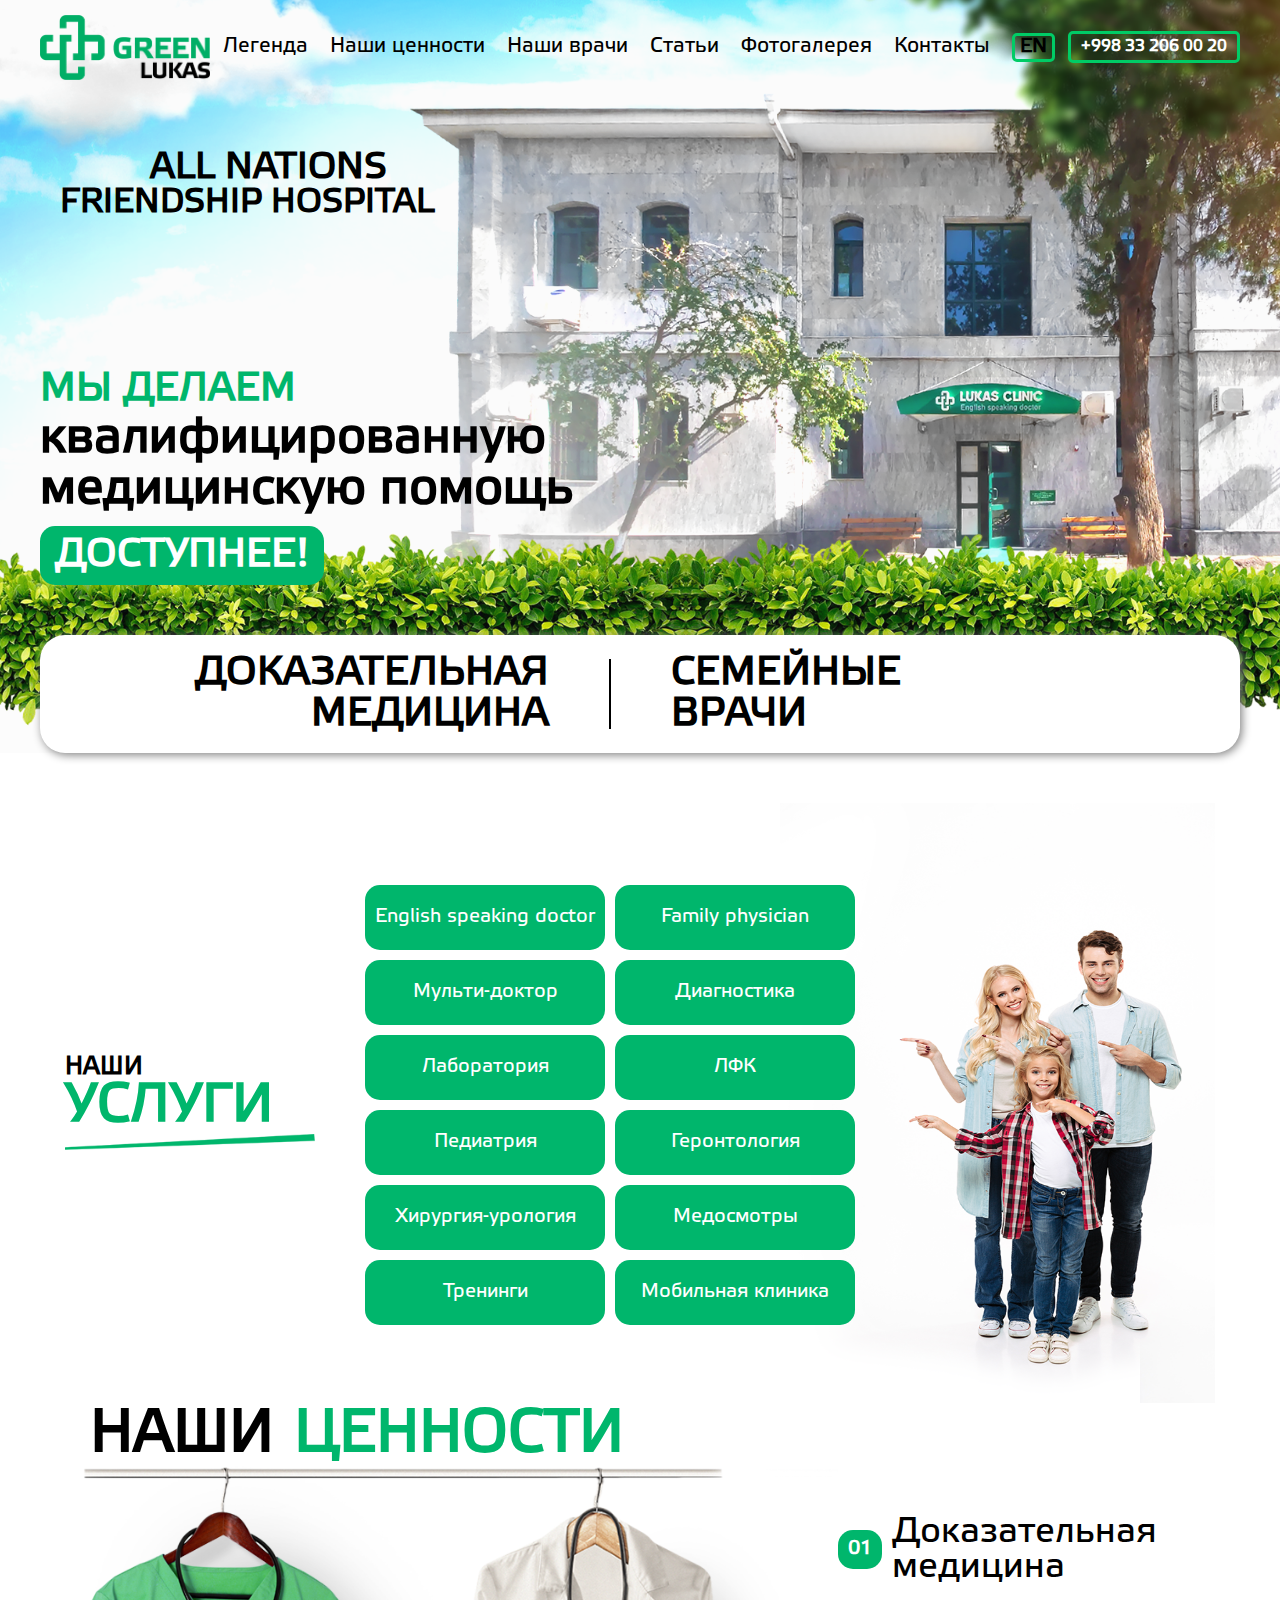
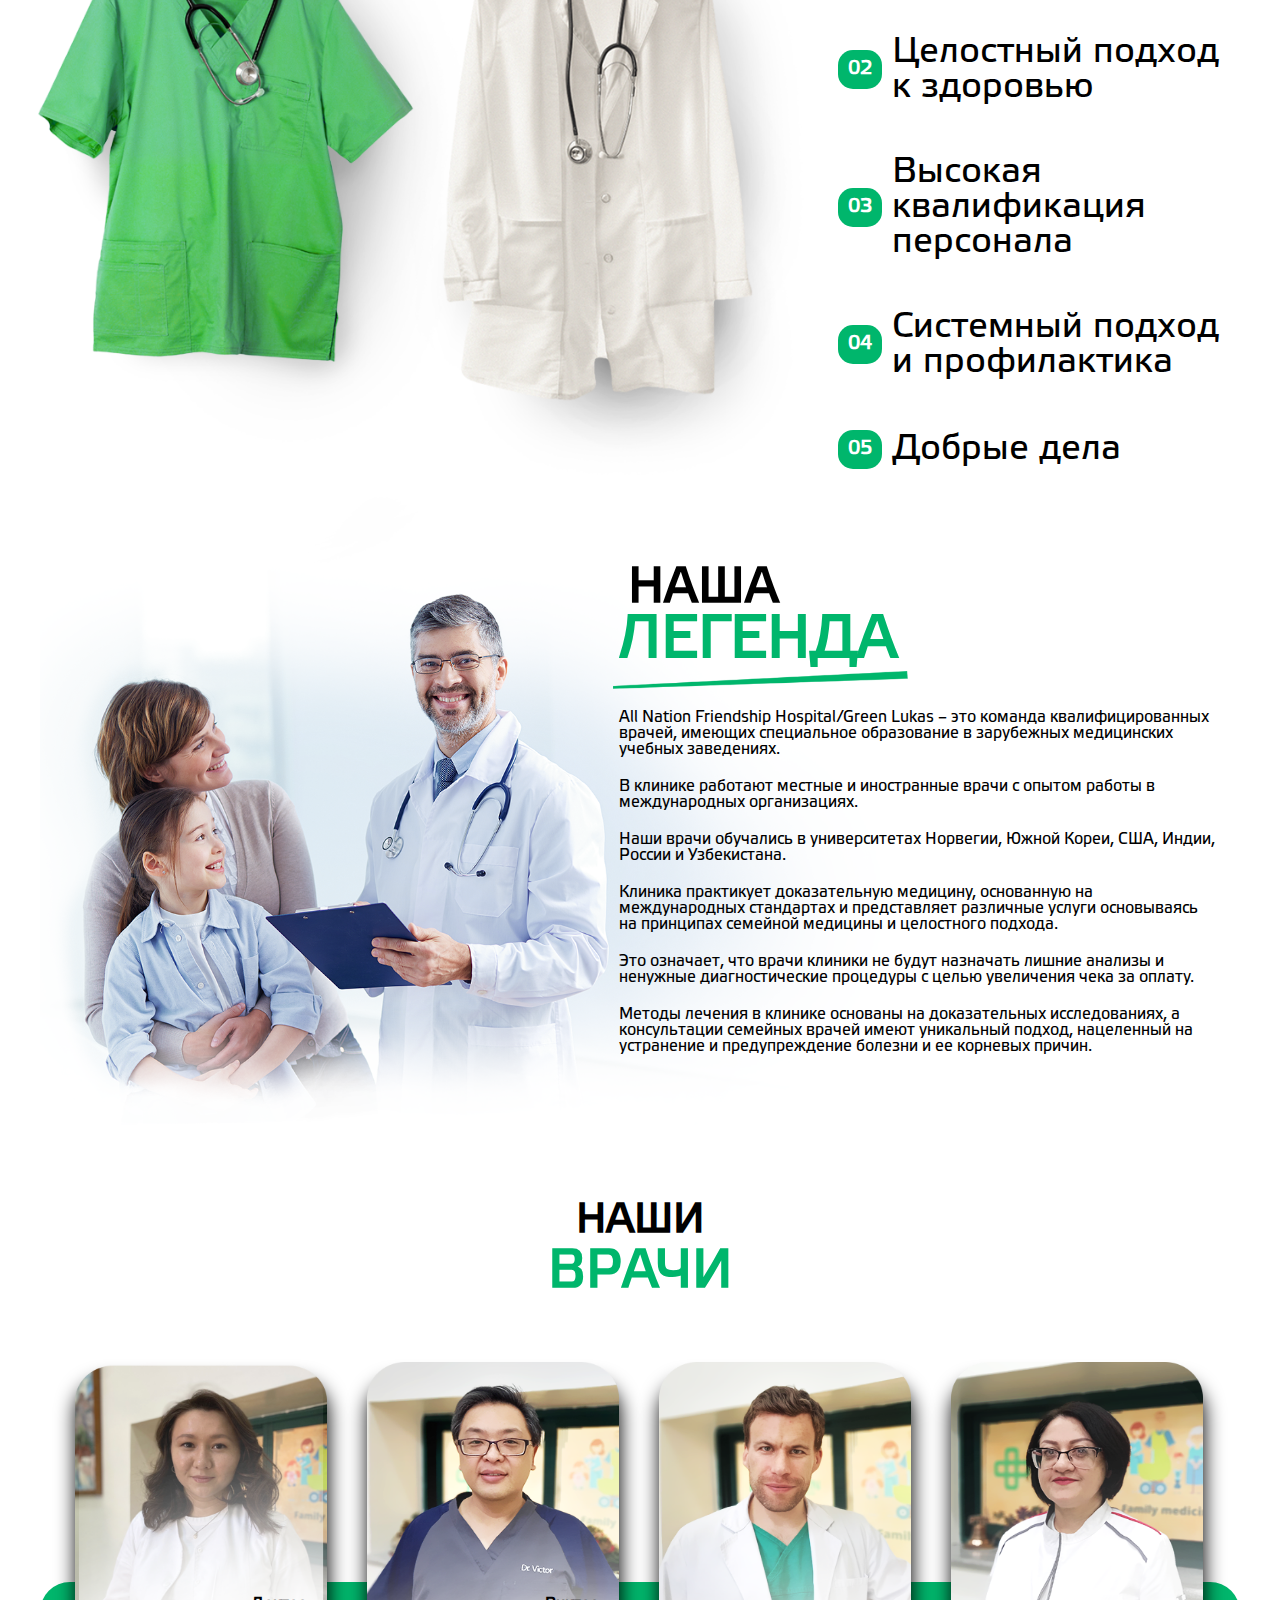
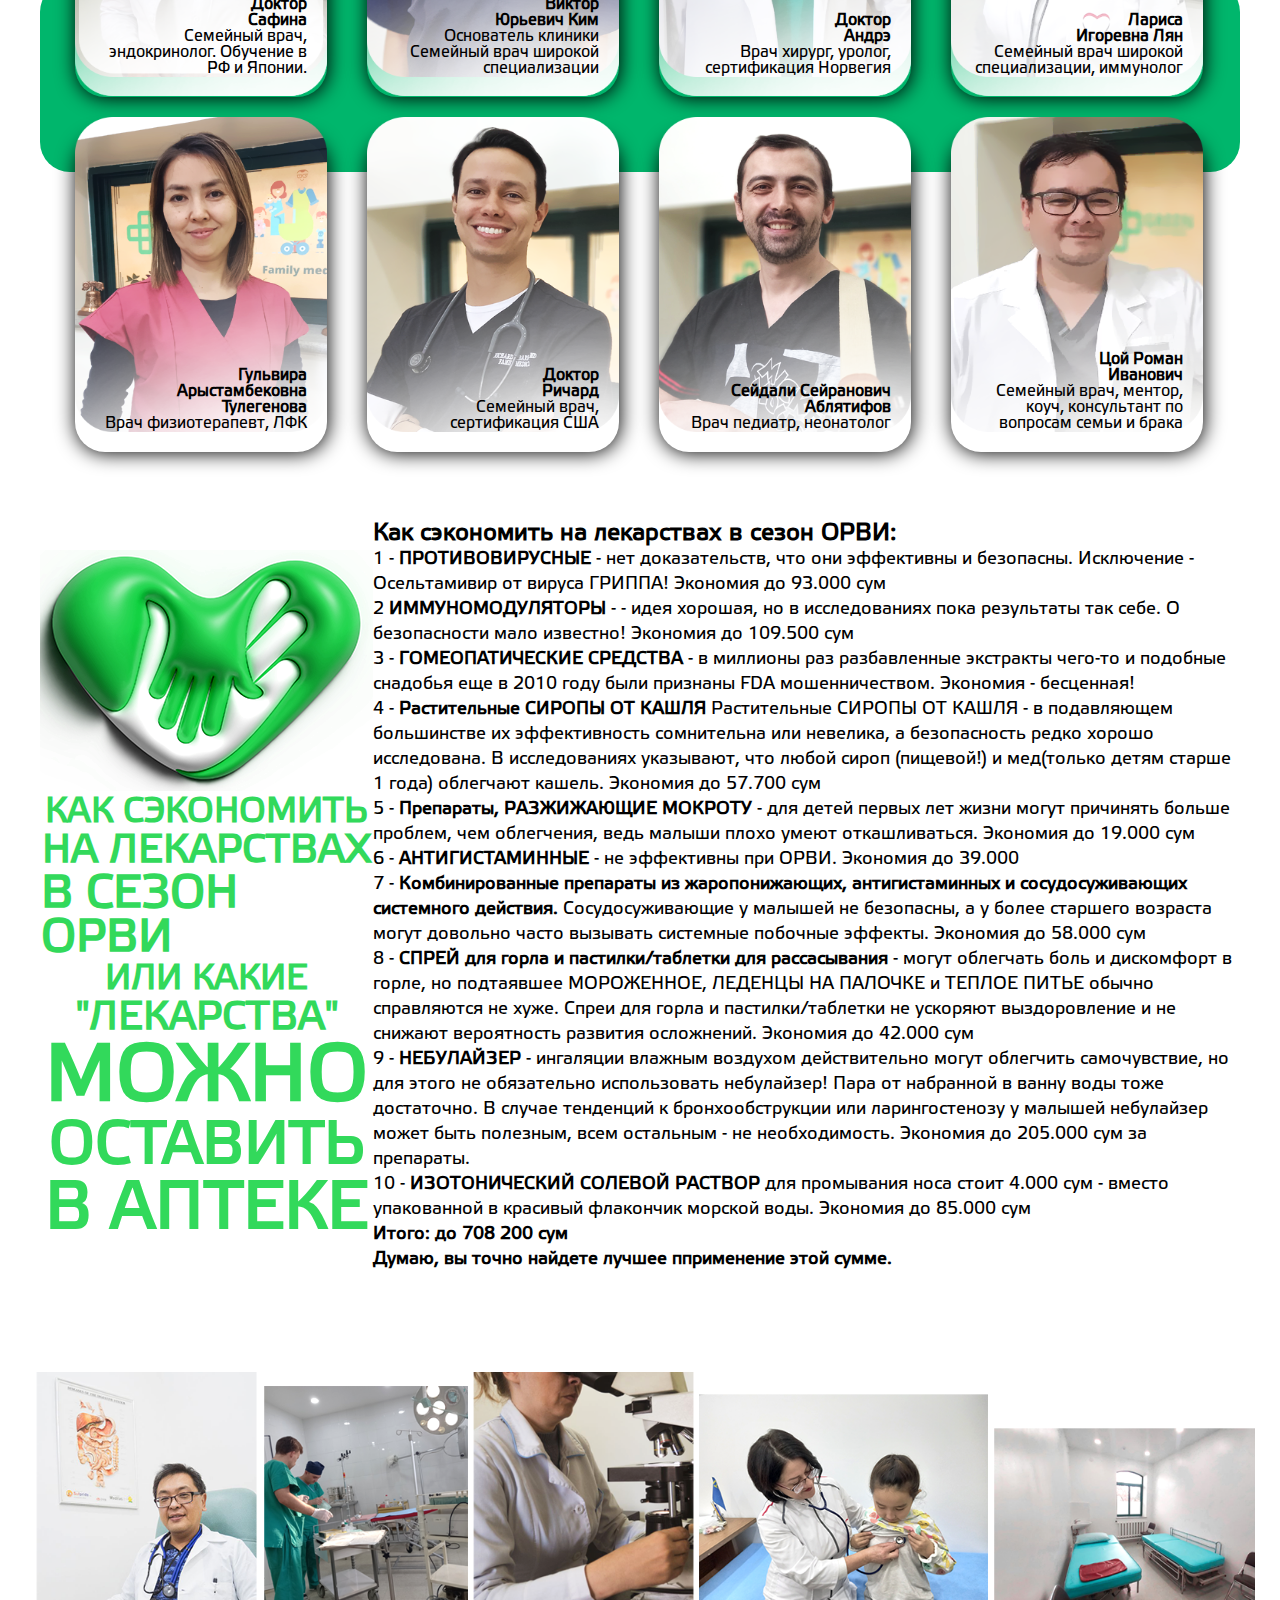
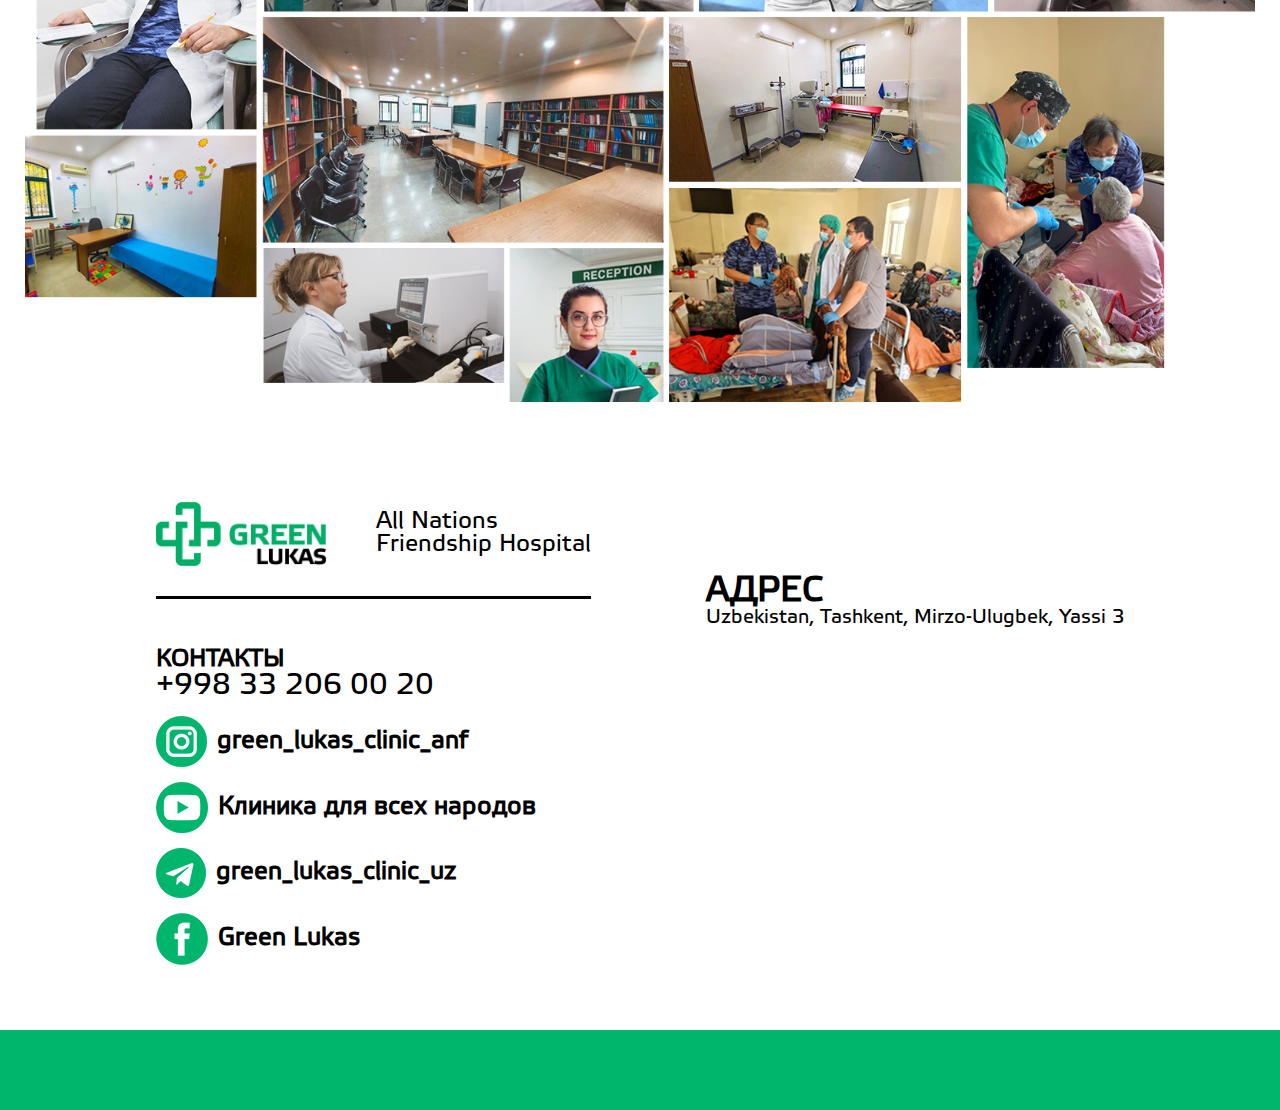
<file: index.html>
<!DOCTYPE html>
<html lang="en">

<head>
  <meta charset="UTF-8" />
  <meta http-equiv="X-UA-Compatible" content="IE=edge" />
  <meta name="viewport" content="width=device-width, initial-scale=1.0" />
  <title>greenlukas</title>
  <link rel="icon" href="img/icon.png">
  <link rel="stylesheet" href="styles/style.css"/>
</head>

<body>
  <div class="burger">
    <div class="line l1"></div>
    <div class="line l2"></div>
    <div class="line l3"></div>
  </div>
  <header class="header">
    <div class="container">
      <nav class="header-nav">
        <a href=""><img src="img/Logo.png" class="logo" alt="" /></a>

        <ul class="nav-list">
          <li><a href="#legend" class="nav-link">Легенда</a></li>
          <li><a href="#val" class="nav-link">Наши ценности</a></li>
          <li><a href="#doctors" class="nav-link">Наши врачи</a></li>
          <li><a href="#economy" class="nav-link">Статьи</a></li>
          <li><a href="#photo" class="nav-link">Фотогалерея</a></li>
          <li><a href="#contacts" class="nav-link ">Контакты</a></li>
          <li><a href="english.html" class="lan">EN</a></li>
        </ul>

        <a href="tel:+998 33 206 00 20" class="nav-number">+998 33 206 00 20 </a>
      </nav>

      <h1 class="header-title">All Nations</h1>
      <h2 class="header-title-2">Friendship Hospital</h2>

      <div class="header-text">
        <h2 class="text-title">Мы делаем</h2>
        <p class="text-descr">квалифицированную медицинскую помощь</p>
        <p class="text-word">Доступнее!</p>
      </div>

      <div class="header-bar">
        <div class="bar-first">доказательная медицина</div>
        <div class="v-line"></div>
        <div class="bar-second">семейные врачи</div>
      </div>
    </div>
  </header>
  <main class="main">
    <section class="service">
      <div class="container">
        <div class="service_content">
          <div class="dir_title">
            <h2 class="dir_title1">НАШИ</h2>
            <h2 class="dir_title2">УСЛУГИ</h2>
            <img class="dir_layer" src="img/Слой 14.png" alt="" />
          </div>
          <div class="directions">
            <div class="direction">
              <p class="dir_descr">English speaking doctor</p>
            </div>
            <div class="direction">
              <p class="dir_descr">Family physician</p>
            </div>
            <div class="direction">
              <p class="dir_descr">Мульти-доктор</p>
            </div>
            <div class="direction">
              <p class="dir_descr">Диагностика</p>
            </div>
            <div class="direction">
              <p class="dir_descr">Лаборатория</p>
            </div>
            <div class="direction">
              <p class="dir_descr">ЛФК</p>
            </div>

            <div class="direction">
              <p class="dir_descr">Педиатрия</p>
            </div>
            <div class="direction">
              <p class="dir_descr">Геронтология</p>
            </div>
            <div class="direction">
              <p class="dir_descr">Хирургия-урология</p>
            </div>
            <div class="direction">
              <p class="dir_descr">Медосмотры</p>
            </div>
            <div class="direction">
              <p class="dir_descr">Тренинги</p>
            </div>
            <div class="direction">
              <p class="dir_descr">Мобильная клиника</p>
            </div>
          </div>
          <div class="dir_photo">
            <img class="dir_img" src="img/Photo.png" alt="" />
          </div>
        </div>
      </div>
    </section>
    <section id="val" class="values">
      <div class="container">
        <div class="values_content">
          <div class="val_head">
            <h2 class="val_title1">НАШИ</h2>
            <h2 class="val_title2">ЦЕННОСТИ</h2>
          </div>
          <div class="val_points">
            <img class="superman" src="img/Слой 28 копия 2.png" alt="" />
            <div class="criteries">
              <div class="val_point">
                <div class="val_number">01</div>
                <p class="val_descr">Доказательная медицина</p>
              </div>
              <div class="val_point">
                <div class="val_number">02</div>
                <p class="val_descr">Целостный подход к здоровью</p>
              </div>
              <div class="val_point">
                <div class="val_number">03</div>
                <p class="val_descr">Высокая квалификация персонала</p>
              </div>
              <div class="val_point">
                <div class="val_number">04</div>
                <p class="val_descr">Системный подход и профилактика</p>
              </div>
              <div class="val_point">
                <div class="val_number">05</div>
                <p class="val_descr">Добрые дела</p>
              </div>
            </div>
          </div>
        </div>
      </div>
    </section>
    <section id="legend" class="legend">
      <div class="container">
        <div class="legend_content">
          <div class="legend_img">
            <img class="legend_photo" src="img/legend.png" alt="">
          </div>
          <div class="legend_story">
            <h2 class="legend_title1">НАША</h2>
            <h2 class="legend_title2">ЛЕГЕНДА</h2>
            <img class="legend_line" src="img/Слой 19.png" alt="">
            <div class="legend_descr">
              <p class="legend_info">All Nation Friendship Hospital/Green Lukas – это команда квалифицированных врачей,
                имеющих специальное образование в зарубежных медицинских учебных заведениях. </p>

              <p class="legend_info"> В клинике работают местные и иностранные врачи с опытом работы в международных
                организациях. </p>

              <p class="legend_info"> Наши врачи обучались в университетах
                Норвегии, Южной Кореи, США, Индии, России и Узбекистана. </p>

              <p class="legend_info"> Клиника практикует доказательную медицину, основанную на международных стандартах
                и представляет различные услуги основываясь на принципах семейной медицины и целостного подхода. </p>

              <p class="legend_info">Это означает, что врачи клиники не будут назначать лишние анализы и ненужные
                диагностические процедуры с целью увеличения чека за оплату. </p>

              <p class="legend_info">Методы лечения в клинике основаны на доказательных исследованиях, а консультации
                семейных врачей имеют уникальный подход, нацеленный на устранение и предупреждение болезни и ее корневых
                причин. </p>
            </div>
          </div>

        </div>
    </section>
    <section id="doctors" class="doctors">
      <h3 class="doctors_title">
        Наши <br><span>Врачи</span>
      </h3>
      <div class="container">
        <div class="doctors_content">
          <div class="doctors_back">
            <div class="doctors_text">
              <h3 class="all_nations">All Nations Friendship Hospital</h3>
            </div>
          </div>
          <div class="doctors_cards">

            <div class="doctor_card">
              <h4 class="doctor_title">Доктор<br>Сафина</h4>
              <p class="doctor_descr">Семейный врач, эндокринолог.
                Обучение в РФ и Японии.</p>
              <img src="img/newgirl.png" alt="">
              <img src="img/белая тень.png" class="white-shadow" alt="">
            </div>

            <div class="doctor_card">
              <h4 class="doctor_title">Виктор<br>Юрьевич Ким</h4>
              <p class="doctor_descr">Основатель клиники Семейный врач широкой специализации</p>
              <img src="img/врач1.png" alt="">
              <img src="img/белая тень.png" class="white-shadow" alt="">
            </div>
            <div class="doctor_card">
              <h4 class="doctor_title">Доктор<br>Андрэ</h4>
              <p class="doctor_descr">Врач хирург, уролог, сертификация Норвегия</p>
              <img src="img/врач2.png" alt="">
              <img src="img/белая тень.png" class="white-shadow" alt="">

            </div>
            <div class="doctor_card">
              <h4 class="doctor_title">Лариса<br>Игоревна Лян</h4>
              <p class="doctor_descr">Семейный врач широкой специализации, иммунолог</p>
              <img src="img/врач3.png" alt="">
              <img src="img/белая тень.png" class="white-shadow" alt="">

            </div>
            <div class="doctor_card">
              <h4 class="doctor_title">Гульвира<br>Арыстамбековна<br>Тулегенова</h4>
              <p class="doctor_descr">Врач физиотерапевт, ЛФК</p>
              <img src="img/врач4.png" alt="">
              <img src="img/белая тень.png" class="white-shadow" alt="">

            </div>
            <div class="doctor_card">
              <h4 class="doctor_title">Доктор<br>Ричард</h4>
              <p class="doctor_descr">Семейный врач, сертификация США</p>
              <img src="img/врач5.png" alt="">
              <img src="img/белая тень.png" class="white-shadow" alt="">

            </div>
            <div class="doctor_card">
              <h4 class="doctor_title">Сейдали Сейранович <br> Аблятифов</h4>
              <p class="doctor_descr">Врач педиатр, неонатолог</p>
              <img src="img/врач6.png" alt="">
              <img src="img/белая тень.png" class="white-shadow" alt="">

            </div>
            <div class="doctor_card">
              <h4 class="doctor_title">Цой Роман<br>Иванович</h4>
              <p class="doctor_descr">Семейный врач, ментор, коуч, консультант по вопросам семьи и брака</p>
              <img src="img/врач7.png" alt="">
              <img src="img/белая тень.png" class="white-shadow" alt="">

            </div>
          </div>
        </div>
      </div>
    </section>
    <section id="economy" class="economy">
      <div class="container">
        <div class="economy_content">
          <div class="economy_left">
            <div class="economy_img">
              <img src="img/heart.png" alt="" />
            </div>
            <p class="h1">КАК СЭКОНОМИТЬ</p>
            <p class="h2">НА ЛЕКАРСТВАХ</p>
            <p class="h3">В СЕЗОН ОРВИ</p>
            <p class="h4">ИЛИ КАКИЕ</p>
            <p class="h5">"ЛЕКАРСТВА"</p>
            <p class="h6">МОЖНО</p>
            <p class="h7">ОСТАВИТЬ</p>
            <p class="h8">В АПТЕКЕ</p>
          </div>
          <div class="economy_right">
            <h2 class="ec_rtitle">Как сэкономить на лекарствах в сезон ОРВИ:</h2>
            <p class="economy_descr">1 - <span>ПРОТИВОВИРУСНЫЕ</span> - нет доказательств, что они эффективны и
              безопасны. Исключение - Осельтамивир от вируса ГРИППА!
              Экономия до 93.000 сум
            </p>
            <p class="economy_descr">2 <span>ИММУНОМОДУЛЯТОРЫ </span> - - идея хорошая, но в исследованиях пока
              результаты так себе. О безопасности мало известно!
              Экономия до 109.500 сум</p>
            <p class="economy_descr">3 - <span> ГОМЕОПАТИЧЕСКИЕ СРЕДСТВА</span> - в миллионы раз разбавленные экстракты
              чего-то и подобные снадобья еще в 2010 году были признаны FDA мошенничеством.
              Экономия - бесценная!</p>
            <p class="economy_descr">4 - <span>Растительные СИРОПЫ ОТ КАШЛЯ</span> Растительные СИРОПЫ ОТ КАШЛЯ - в
              подавляющем большинстве их эффективность сомнительна или невелика, а безопасность редко хорошо
              исследована. В исследованиях указывают, что любой сироп (пищевой!) и мед(только детям старше 1 года)
              облегчают кашель.
              Экономия до 57.700 сум</p>
            <p class="economy_descr">5 - <span>Препараты, РАЗЖИЖАЮЩИЕ МОКРОТУ</span> - для детей первых лет жизни могут
              причинять больше проблем, чем облегчения, ведь малыши плохо умеют откашливаться.
              Экономия до 19.000 сум
            </p>
            <p class="economy_descr">6 - <span>АНТИГИСТАМИННЫЕ</span> - не эффективны при ОРВИ.
              Экономия до 39.000
            </p>
            <p class="economy_descr">7 - <span> Комбинированные препараты из жаропонижающих, антигистаминных и
                сосудосуживающих системного действия.</span> Сосудосуживающие у малышей не безопасны, а у более старшего
              возраста могут довольно часто вызывать системные побочные эффекты.
              Экономия до 58.000 сум</p>
            <p class="economy_descr">8 - <span>СПРЕЙ для горла и пастилки/таблетки для рассасывания</span> - могут
              облегчать боль и дискомфорт в горле, но подтаявшее МОРОЖЕННОЕ, ЛЕДЕНЦЫ НА ПАЛОЧКЕ и ТЕПЛОЕ ПИТЬЕ обычно
              справляются не хуже.
              Спреи для горла и пастилки/таблетки не ускоряют выздоровление и не снижают вероятность развития
              осложнений.
              Экономия до 42.000 сум</p>
            <p class="economy_descr">9 - <span>НЕБУЛАЙЗЕР </span> - ингаляции влажным воздухом действительно могут
              облегчить самочувствие, но для этого не обязательно использовать небулайзер!
              Пара от набранной в ванну воды тоже достаточно. В случае тенденций к бронхообструкции или ларингостенозу у
              малышей небулайзер может быть полезным, всем остальным - не необходимость.
              Экономия до 205.000 сум за препараты.
            </p>
            <p class="economy_descr">10 - <span>ИЗОТОНИЧЕСКИЙ СОЛЕВОЙ РАСТВОР</span> для промывания носа стоит 4.000 сум
              - вместо упакованной в красивый флакончик морской воды.
              Экономия до 85.000 сум
            </p>
            <p class="economy_descr"> <span> Итого: до 708 200 сум</span></p>
            <p class="economy_descr"> <span>Думаю, вы точно найдете лучшее пприменение этой сумме.</span> </p>
          </div>
        </div>
      </div>
    </section>
    <section id="photo" class="images">
      <div class="container">
        <div class="images_content">
          <img class="imgs" src="img/Фотки.png" alt="">
        </div>
      </div>
    </section>
  </main>
  <footer class="footer">
    <div class="container">
      <div id="contacts" class="footer_content">
        <div class="footer_left">
          <div class="footer_lefttop">
            <img src="img/Logo.png" class="logo" alt="">
            <h2 class="h_nation">All Nations <br>
              Friendship Hospital</h2>
          </div>
          <div class="footer_leftbott">
            <div class="contacts">
              <h2>КОНТАКТЫ</h2>
              <div class="footer_number">
                <p class="foot_num">+998 33 206 00 20</p>
              </div>
            </div>
            <div class="foot_social">
              <a href="https://instagram.com/green_lukas_clinic_anf?igshid=NTc4MTIwNjQ2YQ==" target="_blank"
                class="social sc1">
                <img src="img/Insta.png" alt="">
                <p class="inst foot_link">green_lukas_clinic_anf</p>
              </a>
              <a href="https://www.youtube.com/@green_lukas" target="_blank" class="social">
                <img src="img/You tube.png" alt="">
                <p class="youtube foot_link">Клиника для всех народов</p>
              </a>
              <a href="https://t.me/green_lukas_clinic_uz" target="_blank" class="social">
                <img src="img/Telegram.png" alt="">
                <p class="tg foot_link">green_lukas_clinic_uz</p>
              </a>
              <a href="https://www.facebook.com/profile.php?id=100087920217027" target="_blank" class="social">
                <img src="img/Facebook.png" alt="">
                <p class="fb foot_link">Green Lukas</p>
              </a>
            </div>
          </div>
        </div>
        <div class="footer_right">
          <h2 class="foot_ad">
            АДРЕС
          </h2>
          <p class="adress">
            Uzbekistan, Tashkent, Mirzo-Ulugbek, Yassi 3
          </p>
          <iframe
            src="https://www.google.com/maps/embed?pb=!1m18!1m12!1m3!1d950.4556244651359!2d69.32565253395461!3d41.334964309942926!2m3!1f0!2f0!3f0!3m2!1i1024!2i768!4f13.1!3m3!1m2!1s0x38aef48d2d413413%3A0x6392243ba103b349!2s3%20Yassi%20Street%2C%20Tashkent%2C%20Uzbekistan!5e0!3m2!1sen!2s!4v1685008286649!5m2!1sen!2s"
            width="400" height="275" style="border:0;" allowfullscreen="" loading="lazy"
            referrerpolicy="no-referrer-when-downgrade"></iframe></https:>
        </div>
      </div>
    </div>
    <div class="final_line"></div>
  </footer>
  <script src="js/script.js"></script>
</body>

</html>
</file>
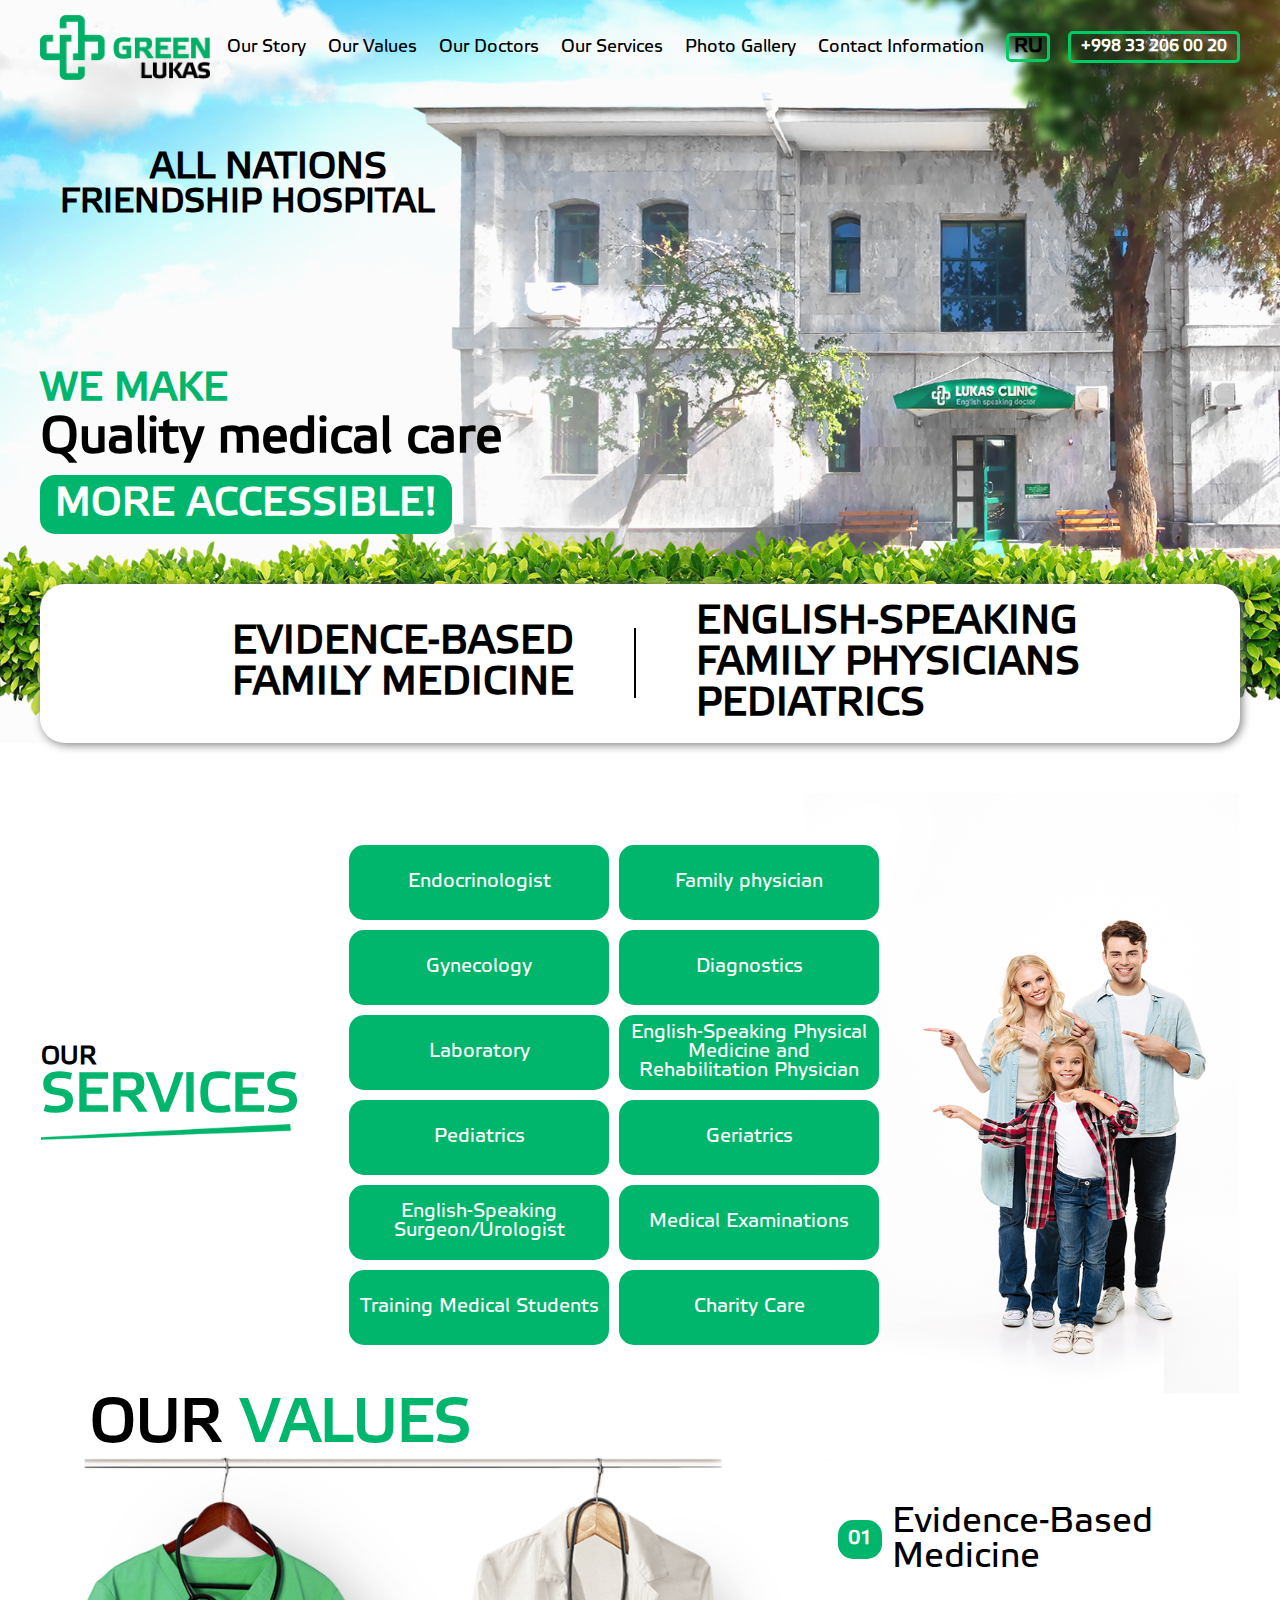
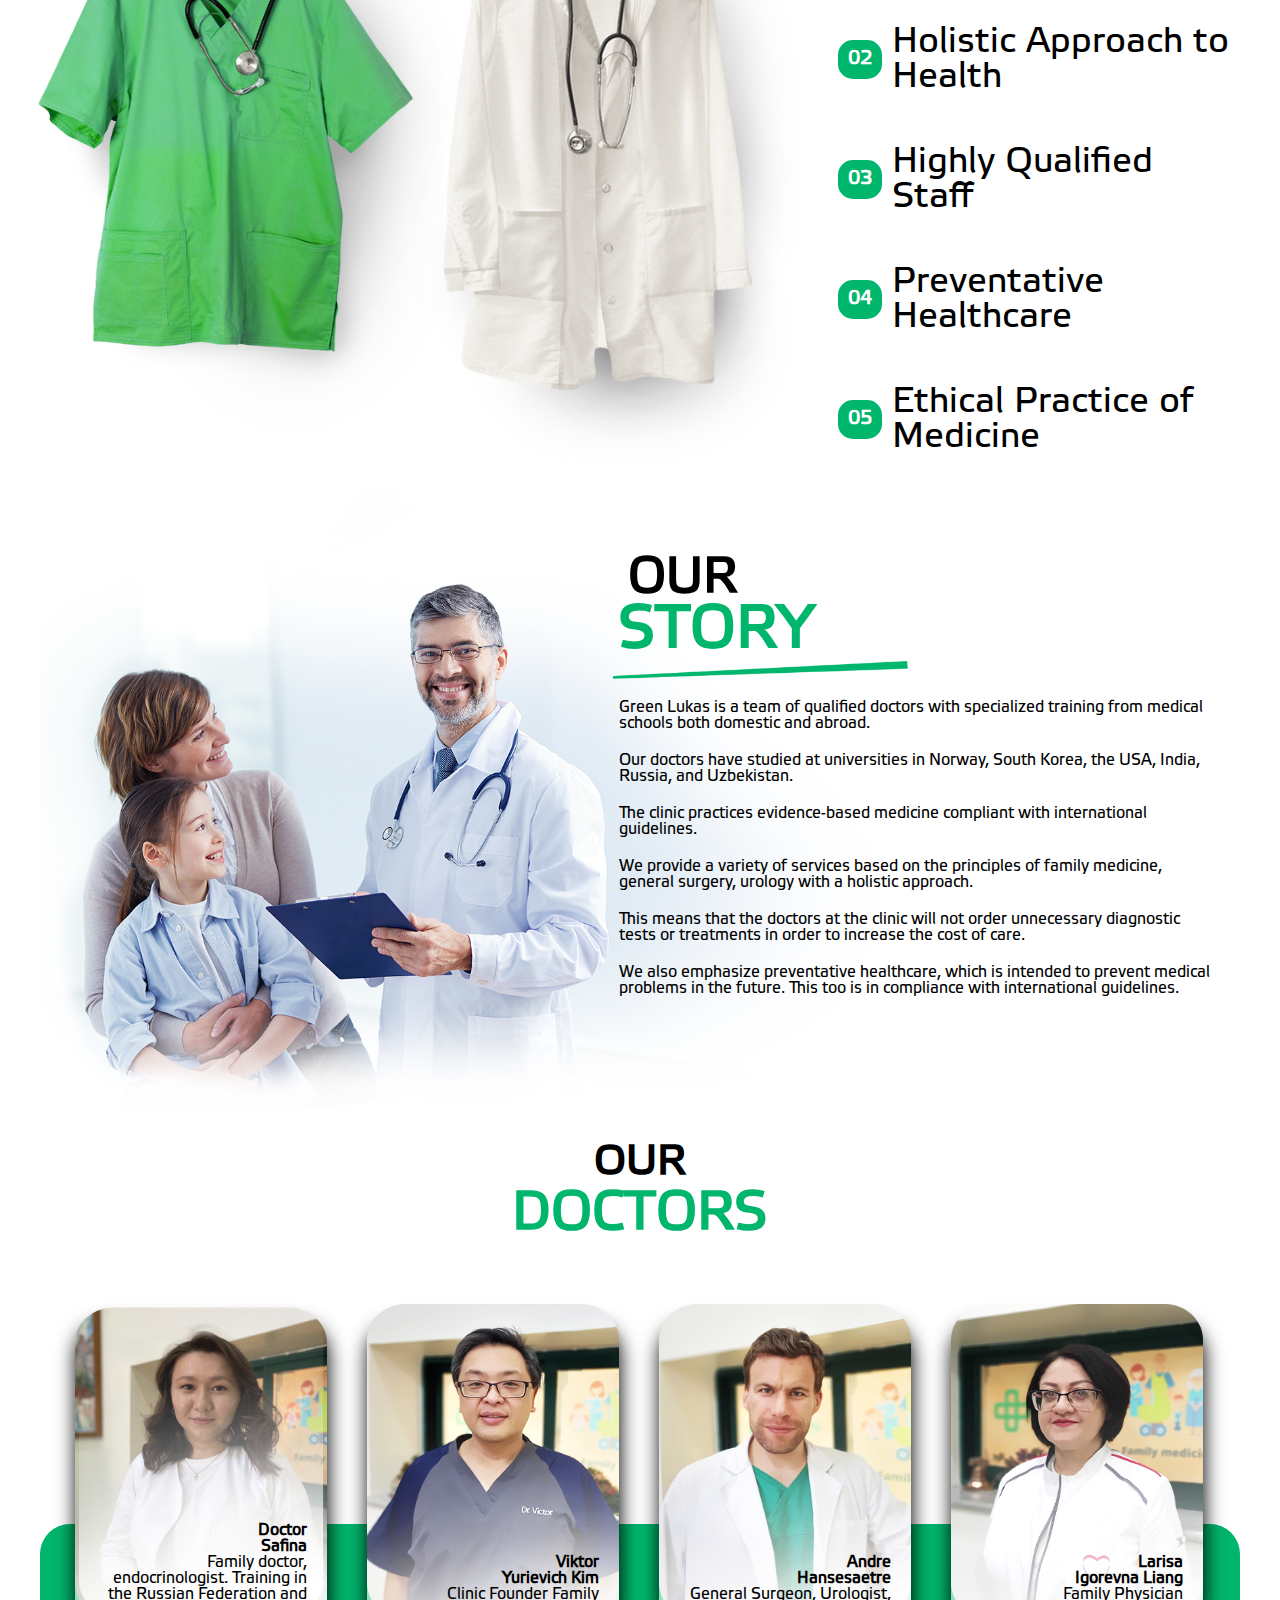
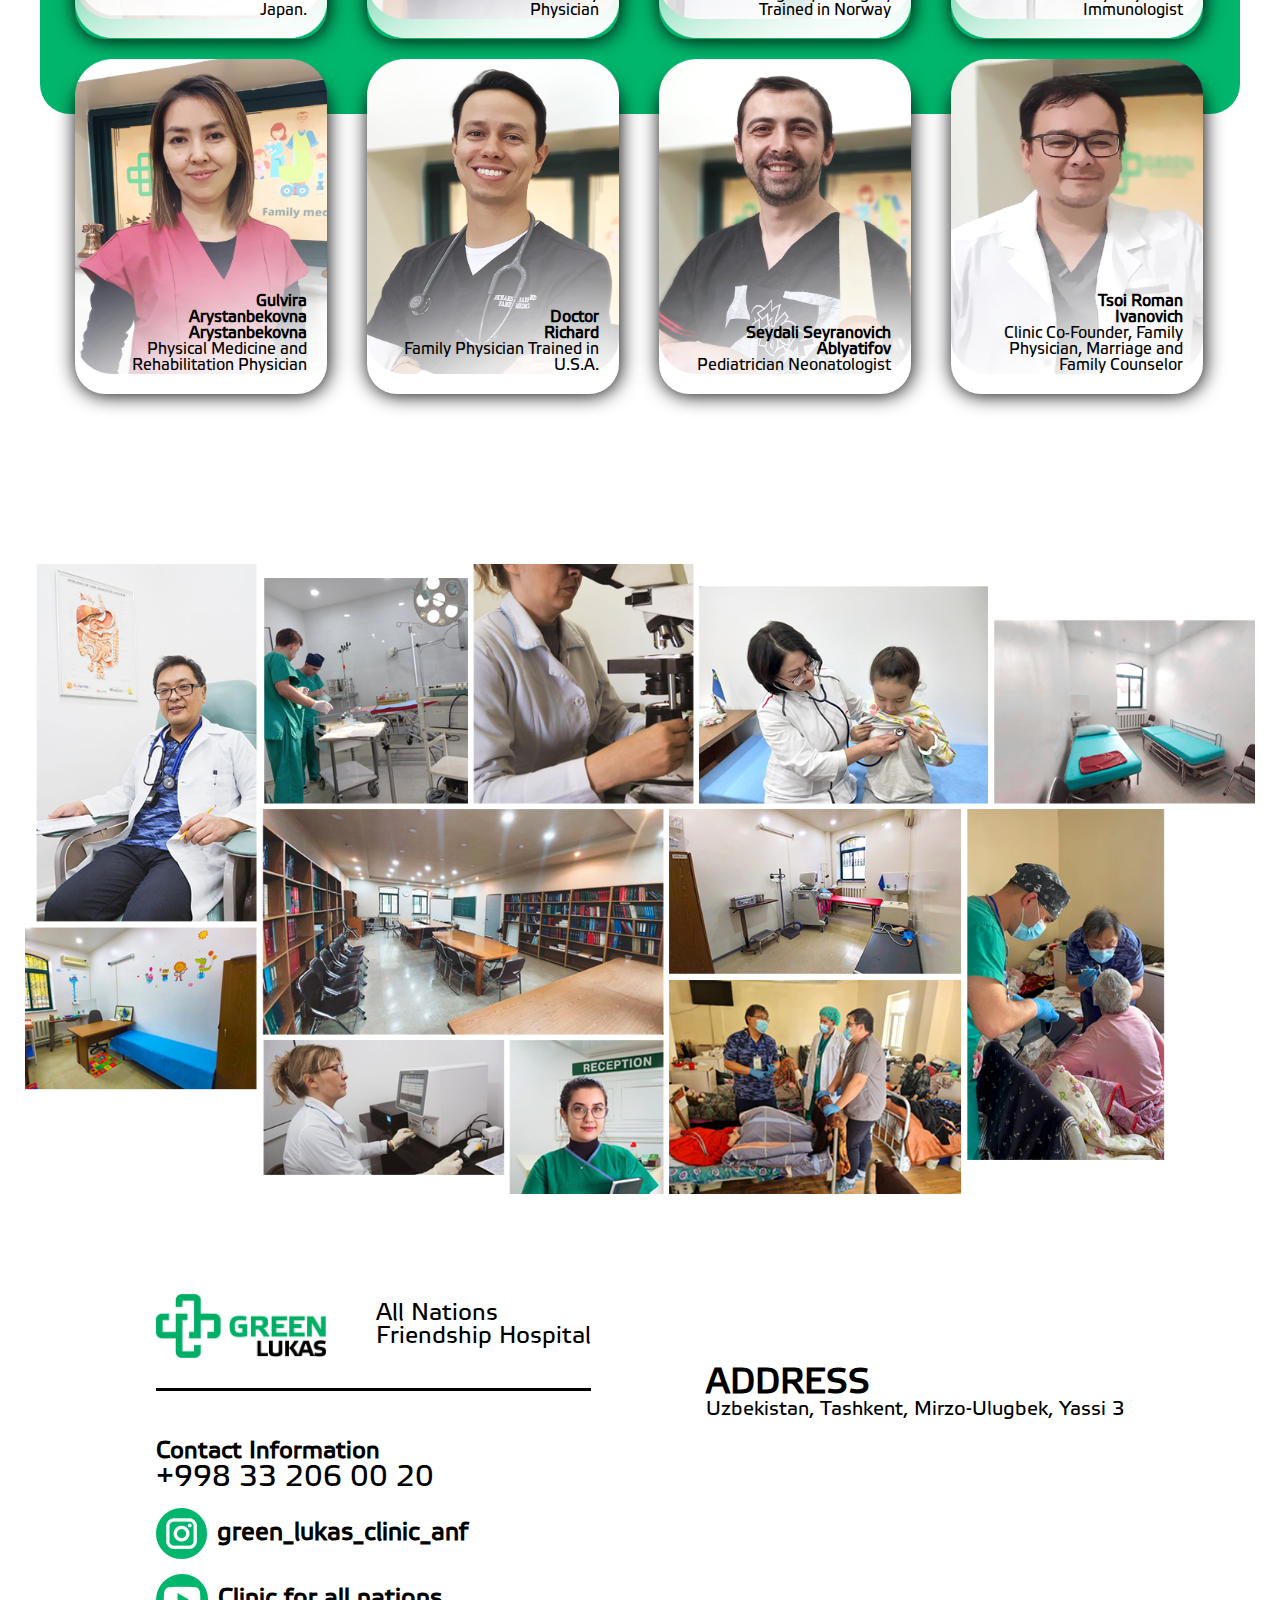
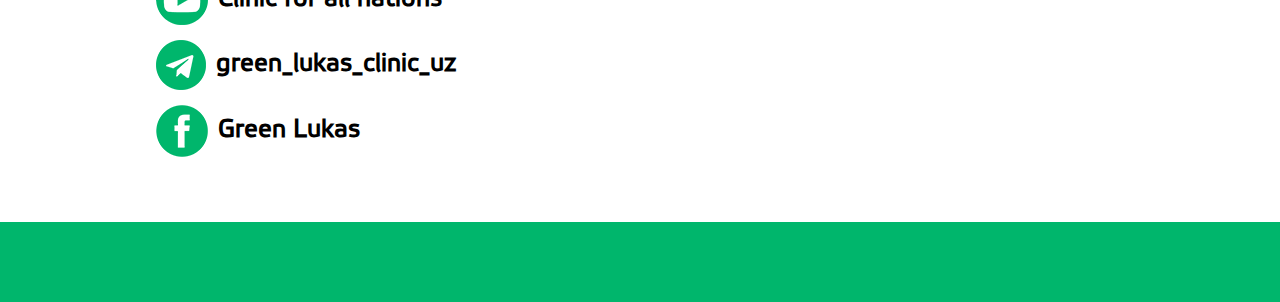
<file: english.html>
<!DOCTYPE html>
<html lang="en">

<head>
  <meta charset="UTF-8" />
  <meta http-equiv="X-UA-Compatible" content="IE=edge" />
  <meta name="viewport" content="width=device-width, initial-scale=1.0" />
  <title>greenlukas</title>
  <link rel="icon" href="img/icon.png">
  <link rel="stylesheet" href="styles/english.css"/>
</head>

<body>
  <div class="burger">
    <div class="line l1"></div>
    <div class="line l2"></div>
    <div class="line l3"></div>
  </div>
  <header class="header">
    <div class="container">
      <nav class="header-nav">
        <a href=""><img src="img/Logo.png" class="logo" alt="" /></a>

        <ul class="nav-list">
          <li><a href="#legend" class="nav-link">Our Story</a></li>
          <li><a href="#val" class="nav-link">Our Values</a></li>
          <li><a href="#doctors" class="nav-link">Our Doctors</a></li>
          <li><a href="#service" class="nav-link">Our Services</a></li>
          <li><a href="#photo" class="nav-link">Photo Gallery</a></li>
          <li><a href="#contacts" class="nav-link">Contact Information</a></li>
          <li><a href="index.html" class="lan">RU</a></li>
        </ul>

        <a href="tel:+998 33 206 00 20" class="nav-number">+998 33 206 00 20 </a>
      </nav>

      <h1 class="header-title">All Nations</h1>
      <h2 class="header-title-2">Friendship Hospital</h2>

      <div class="header-text">
        <h2 class="text-title">We Make</h2>
        <p class="text-descr">Quality medical care</p>
        <p class="text-word">MORE ACCESSIBLE!</p>
      </div>

      <div class="header-bar">
        <div class="bar-first">EVIDENCE-BASED FAMILY MEDICINE</div>
        <div class="v-line"></div>
        <div class="bar-second">English-Speaking Family Physicians
            Pediatrics
        </div>
      </div>
    </div>
  </header>
  <main class="main">
    <section id="service" class="service">
      <div class="container">
        <div class="service_content">
          <div class="dir_title">
            <h2 class="dir_title1">OUR</h2>
            <h2 class="dir_title2">SERVICES</h2>
            <img class="dir_layer" src="img/Слой 14.png" alt="" />
          </div>
          <div class="directions">
            <div class="direction">
              <p class="dir_descr">Endocrinologist</p>
            </div>
            <div class="direction">
              <p class="dir_descr">Family physician</p>
            </div>
            <div class="direction">
              <p class="dir_descr">Gynecology</p>
            </div>
            <div class="direction">
              <p class="dir_descr">Diagnostics</p>
            </div>
            <div class="direction">
              <p class="dir_descr">Laboratory</p>
            </div>
            <div class="direction">
              <p class="dir_descr big">English-Speaking Physical Medicine and Rehabilitation Physician </p>
            </div>

            <div class="direction">
              <p class="dir_descr">Pediatrics</p>
            </div>
            <div class="direction">
              <p class="dir_descr">Geriatrics</p>
            </div>
            <div class="direction">
              <p class="dir_descr">English-Speaking Surgeon/Urologist</p>
            </div>
            <div class="direction">
              <p class="dir_descr">Medical Examinations</p>
            </div>
            <div class="direction">
              <p class="dir_descr">Training Medical Students</p>
            </div>
            <div class="direction">
              <p class="dir_descr">Charity Care</p>
            </div>
          </div>
          <div class="dir_photo">
            <img class="dir_img" src="img/Photo.png" alt="" />
          </div>
        </div>
      </div>
    </section>
    <section id="val" class="values">
      <div class="container">
        <div class="values_content">
          <div class="val_head">
            <h2 class="val_title1">OUR</h2>
            <h2 class="val_title2">VALUES</h2>
          </div>
          <div class="val_points">
            <img class="superman" src="img/Слой 28 копия 2.png" alt="" />
            <div class="criteries">
              <div class="val_point">
                <div class="val_number">01</div>
                <p class="val_descr">Evidence-Based Medicine</p>
              </div>
              <div class="val_point">
                <div class="val_number">02</div>
                <p class="val_descr">Holistic Approach to Health</p>
              </div>
              <div class="val_point">
                <div class="val_number">03</div>
                <p class="val_descr">Highly Qualified Staff</p>
              </div>
              <div class="val_point">
                <div class="val_number">04</div>
                <p class="val_descr">Preventative Healthcare</p>
              </div>
              <div class="val_point">
                <div class="val_number">05</div>
                <p class="val_descr">Ethical Practice of Medicine</p>
              </div>
            </div>
          </div>
        </div>
      </div>
    </section>
    <section id="legend" class="legend">
      <div class="container">
        <div class="legend_content">
          <div class="legend_img">
            <img class="legend_photo" src="img/legend.png" alt="">
          </div>
          <div class="legend_story">
            <h2 class="legend_title1">OUR</h2>
            <h2 class="legend_title2">STORY</h2>
            <img class="legend_line" src="img/Слой 19.png" alt="">
            <div class="legend_descr">
              <p class="legend_info">Green Lukas is a team of qualified doctors with specialized training from medical schools both domestic and abroad.  </p>

              <p class="legend_info">Our doctors have studied at universities in Norway, South Korea, the USA, India, Russia, and Uzbekistan. </p>

              <p class="legend_info"> The clinic practices evidence-based medicine compliant with international guidelines. </p>

              <p class="legend_info"> We provide a variety of services based on the principles of family medicine, general surgery, urology with a holistic approach.  </p>

              <p class="legend_info">This means that the doctors at the clinic will not order unnecessary diagnostic tests or treatments in order to increase the cost of care. </p>

              <p class="legend_info">We also emphasize preventative healthcare, which is intended to prevent medical problems in the future. This too is in compliance with international guidelines.  </p>
            </div>
          </div>

        </div>
    </section>
    <section id="doctors" class="doctors">
      <h3 class="doctors_title">
        OUR <br><span>DOCTORS</span>
      </h3>
      <div class="container">
        <div class="doctors_content">
          <div class="doctors_back">
            <div class="doctors_text">
              <h3 class="all_nations">All Nations Friendship Hospital</h3>
            </div>
          </div>
          <div class="doctors_cards">

            <div class="doctor_card">
              <h4 class="doctor_title">Doctor<br>Safina</h4>
              <p class="doctor_descr">Family doctor, endocrinologist.
                Training in the Russian Federation and Japan.</p>
              <img src="img/newgirl.png" alt="">
              <img src="img/белая тень.png" class="white-shadow" alt="">
            </div>

            <div class="doctor_card">
              <h4 class="doctor_title">Viktor<br>Yurievich Kim</h4>
              <p class="doctor_descr">Clinic Founder Family Physician</p>
              <img src="img/врач1.png" alt="">
              <img src="img/белая тень.png" class="white-shadow" alt="">
            </div>
            <div class="doctor_card">
              <h4 class="doctor_title">Andre<br>Hansesaetre</h4>
              <p class="doctor_descr">General Surgeon, Urologist, Trained in Norway</p>
              <img src="img/врач2.png" alt="">
              <img src="img/белая тень.png" class="white-shadow" alt="">

            </div>
            <div class="doctor_card">
              <h4 class="doctor_title">Larisa<br>Igorevna Liang</h4>
              <p class="doctor_descr">Family Physician Immunologist
                </p>
              <img src="img/врач3.png" alt="">
              <img src="img/белая тень.png" class="white-shadow" alt="">

            </div>
            <div class="doctor_card">
              <h4 class="doctor_title">Gulvira<br>Arystanbekovna<br>Arystanbekovna</h4>
              <p class="doctor_descr">Physical Medicine and Rehabilitation Physician</p>
              <img src="img/врач4.png" alt="">
              <img src="img/белая тень.png" class="white-shadow" alt="">

            </div>
            <div class="doctor_card">
              <h4 class="doctor_title">Doctor<br>Richard</h4>
              <p class="doctor_descr">Family Physician Trained in U.S.A.
                </p>
              <img src="img/врач5.png" alt="">
              <img src="img/белая тень.png" class="white-shadow" alt="">

            </div>
            <div class="doctor_card">
              <h4 class="doctor_title">Seydali Seyranovich <br> Ablyatifov</h4>
              <p class="doctor_descr">Pediatrician Neonatologist
                </p>
              <img src="img/врач6.png" alt="">
              <img src="img/белая тень.png" class="white-shadow" alt="">

            </div>
            <div class="doctor_card">
              <h4 class="doctor_title">Tsoi Roman<br>Ivanovich</h4>
              <p class="doctor_descr">Clinic Co-Founder, Family Physician, Marriage and Family Counselor</p>
              <img src="img/врач7.png" alt="">
              <img src="img/белая тень.png" class="white-shadow" alt="">

            </div>
          </div>
        </div>
      </div>
    </section>
    <section id="photo" class="images">
      <div class="container">
        <div class="images_content">
          <img class="imgs" src="img/Фотки.png" alt="">
        </div>
      </div>
    </section>
  </main>
  <footer class="footer">
    <div class="container">
      <div id="contacts" class="footer_content">
        <div class="footer_left">
          <div class="footer_lefttop">
            <img src="img/Logo.png" class="logo" alt="">
            <h2 class="h_nation">All Nations <br>
              Friendship Hospital</h2>
          </div>
          <div class="footer_leftbott">
            <div class="contacts">
              <h2>Contact Information</h2>
              <div class="footer_number">
                <p class="foot_num">+998 33 206 00 20</p>
              </div>
            </div>
            <div class="foot_social">
              <a href="https://instagram.com/green_lukas_clinic_anf?igshid=NTc4MTIwNjQ2YQ==" target="_blank"
                class="social sc1">
                <img src="img/Insta.png" alt="">
                <p class="inst foot_link">green_lukas_clinic_anf</p>
              </a>
              <a href="https://www.youtube.com/@green_lukas" target="_blank" class="social">
                <img src="img/You tube.png" alt="">
                <p class="youtube foot_link">Clinic for all nations</p>
              </a>
              <a href="https://t.me/green_lukas_clinic_uz" target="_blank" class="social">
                <img src="img/Telegram.png" alt="">
                <p class="tg foot_link">green_lukas_clinic_uz</p>
              </a>
              <a href="https://www.facebook.com/profile.php?id=100087920217027" target="_blank" class="social">
                <img src="img/Facebook.png" alt="">
                <p class="fb foot_link">Green Lukas</p>
              </a>
            </div>
          </div>
        </div>
        <div class="footer_right">
          <h2 class="foot_ad">
            ADDRESS
          </h2>
          <p class="adress">
            Uzbekistan, Tashkent, Mirzo-Ulugbek, Yassi 3
          </p>
          <iframe
            src="https://www.google.com/maps/embed?pb=!1m18!1m12!1m3!1d950.4556244651359!2d69.32565253395461!3d41.334964309942926!2m3!1f0!2f0!3f0!3m2!1i1024!2i768!4f13.1!3m3!1m2!1s0x38aef48d2d413413%3A0x6392243ba103b349!2s3%20Yassi%20Street%2C%20Tashkent%2C%20Uzbekistan!5e0!3m2!1sen!2s!4v1685008286649!5m2!1sen!2s"
            width="400" height="275" style="border:0;" allowfullscreen="" loading="lazy"
            referrerpolicy="no-referrer-when-downgrade"></iframe></https:>
        </div>
      </div>
    </div>
    <div class="final_line"></div>
  </footer>
  <script src="js/script.js"></script>
</body>

</html>
</file>
<file: styles/style.css>
* {
  margin: 0;
  padding: 0;
  text-decoration: none;
  list-style: none;
  box-sizing: border-box;
}

@font-face {
  font-family: "electratextpro";
  src: url("../fonts/elektratextpro.otf");
  font-weight: normal;
}

body {
  font-family: "electratextpro";
  max-width: 1920px;
  width: 100%;
  margin: 0 auto;
  overflow-x: hidden;
  box-shadow: #000 2px 2px 30px;
}

.container {
  max-width: 1230px;
  width: 100%;
  margin: 0 auto;
  padding: 0 15px;
}

.header {
  height: 100%;
  background: url("../img/Приветствие.png") no-repeat center/cover;
}
.logo {
  max-width: 170px;
  max-height: 65px;
  display: block;
}
.header-nav {
  display: flex;
  justify-content: space-between;
  align-items: center;
  padding-top: 15px;
}
.nav-list {
  display: flex;
  justify-content: space-between;
  align-items: center;
}

.nav-link {
  margin-right: 22px;
  font-size: 21px;
  color: #000;
  position: relative;
  transition: 300ms linear;
}
.nav-link::after {
  content: "";
  width: 0;
  height: 2px;
  left: 0;
  bottom: 0;
  background-color: rgb(0, 182, 108);
  position: absolute;
  opacity: 0;
  transition: 300ms linear;
}

.nav-link:hover::after {
  opacity: 1;
  width: 100%;
}

.lan {
  margin-right: 0;
  color: #000;
  font-weight: bold;
  border: 3.5px solid rgb(0, 204, 102);
  padding: 2px 5px;
  border-radius: 5px;
  font-size: 20px;
  display: block;
  transition: 300ms linear;
}
.lan:hover {
  background-color: #00b66c;
  transform: scale(1.1) !important;
}
.nav-number {
  color: #fff;
  font-weight: bold;
  border: 3.5px solid rgb(0, 204, 102);
  padding: 5px 10px;
  border-radius: 5px;
  transition: 300ms linear;
}

.nav-number:hover {
  background-color: #00b66c;
  transform: scale(1.1);
}

.header-title {
  margin-top: 70px;
  margin-left: 110px;
  font-size: 37px;
  text-transform: uppercase;
  font-weight: bold;
}
.header-title-2 {
  font-size: 34px;
  margin-left: 20px;
  text-transform: uppercase;
  font-weight: bold;
}

.header-text {
  margin-top: 150px;
}
.text-title {
  color: rgb(0, 182, 108);
  text-transform: uppercase;
  font-size: 40px;
  font-weight: 900;
}
.text-descr {
  font-size: 50px;
  max-width: 700px;
  font-weight: 600;
  line-height: 51px;
  margin-top: 5px;
}
.text-word {
  margin-top: 10px !important;
  color: #fff;
  font-size: 40px;
  text-transform: uppercase;
  font-weight: 600;
  padding: 10px 15px;
  background-color: rgb(0, 182, 108);
  border-radius: 15px;
  max-width: max-content;
  word-spacing: 0.6px !important;
}

.header-bar {
  margin-top: 50px;
  background-color: rgb(255, 255, 255);
  width: 100%;
  display: flex;
  justify-content: center;
  align-items: center;
  padding: 18px 0;
  border-radius: 25px;
  text-transform: uppercase;
  font-weight: 800;
  margin-bottom: -50px;
  box-shadow: 2px 2px 10px gray;
}

.v-line {
  width: 2.5px;
  height: 70px;
  background-color: #000;
  margin: 0 60px;
  /* margin-right: 140px; */
}

.bar-first {
  font-size: 40px;
  line-height: 41px;
  max-width: 380px;
  text-align: right;
}
.bar-second {
  line-height: 41px;
  text-align: left;
  font-size: 40px;
  max-width: 360px;
  margin-right: 80px;
}
.service_content {
  display: flex;
  align-items: center;
  justify-content: center;
  flex-direction: row;
  margin-top: 100px;
}

.directions {
  display: grid;
  grid-template-columns: 1fr 1fr; /* Две равные колонки */
  grid-gap: 10px;
  /* grid: column gap 14px; */
  margin-left: 50px;
}
.dir_descr {
  font-size: 20px;
  color: #fff;
}
.direction {
  background: #00b66c;
  width: 240px;
  height: 65px;
  border-radius: 15px;
  display: flex;
  justify-content: center;
  align-items: center;
  z-index: 100;
  transition: 200ms linear;
}

.direction:hover {
  transform: translateY(-5px);
}

.dir_photo {
  z-index: 1;
  margin-left: -75px;
}
.dir_layer {
  width: 250px;
}
.dir_img {
  width: 435px;
  height: 600px;
}
.dir_title1 {
  font-size: 25px;
}
.dir_title2 {
  font-size: 55px;
  font-weight: 700;
  color: #00b66c;
}
.val_head {
  display: flex;
  margin-left: 50px;
}
.val_title1 {
  font-size: 60px;
  margin-right: 20px;
}
.superman {
  width: 800px;
  height: 700px;
}
.val_title2 {
  font-size: 60px;
  color: #00b66c;
  font-weight: 700;
}
.values_content {
  display: flex;
  flex-direction: column;
}
.val_points {
  display: flex;

  justify-content: center;
}
.val_point {
  display: flex;
  align-items: center !important;
  margin-top: 50px;
}
.val_descr {
  font-size: 36px;
  width: 350px;
}
.val_number {
  display: flex;
  margin-right: 10px;
  justify-content: center;
  align-items: center;
  border-radius: 15px;
  color: #fff;
  background-color: #00b66c;
  padding: 10px;
  font-size: 20px;
  font-weight: 600;
}
.val_num {
  color: #fff;
}
.legend_content {
  display: flex;
  z-index: 2;
  position: relative;
  width: 100%;
  justify-content: end;
}
.legend_descr {
  z-index: 2;
}
.legend_info {
  margin: 21px 21px;
  font-size: 16px;
  z-index: 2;
  width: 600px !important;
}
.legend_photo {
  z-index: 1;
  position: absolute;
  left: 0;
  top: 0;
  width: 70%;
}
.legend_story {
  display: flex;
  flex-direction: column;
  z-index: 2;
}
.legend_title1 {
  z-index: 2;
  font-size: 50px;
  margin-left: 30px;
}
.legend_title2 {
  z-index: 2;
  font-size: 60px;
  color: #00b66c;
  margin-left: 20px;
}
.legend_line {
  z-index: 2;
  margin-left: 15px;
  width: 295px;
}

.doctors {
  margin-top: 120px;
  padding-bottom: 150px;
}
.doctors_content {
  position: relative !important;
}
.doctors_title {
  font-size: 42px;
  line-height: 51px;
  text-transform: uppercase;
  text-align: center;
  margin-bottom: 110px;
}

.doctors_title span {
  color: #00b66c;
  font-weight: 800;
  font-size: 54px;
}
.doctors_text {
  margin-top: 280px;
  width: 100%;
  background-color: #00b66c;
  padding: 30px 40px 110px 40px;
  margin-bottom: 200px;
  border-radius: 30px;
  height: 190px;
  width: 100%;
}
.doctors_text h3 {
  color: #fff;
  font-size: 20px;
  line-height: 25px;
  max-width: 230px;
  text-align: center;
  text-transform: uppercase;
}

.doctors_cards {
  width: max-content;
  display: grid;
  grid-template-columns: repeat(4, 1fr);
  gap: 40px;
  justify-content: flex-end !important;
  position: absolute !important;
  left: 35px;
  top: -200px !important;
}

.doctor_card {
  padding: 20px;
  display: flex;
  flex-direction: column;
  justify-content: end;
  align-items: end;
  width: 252px;
  height: 315px;
  position: relative !important;
  text-align: right;
  box-shadow: 1px 1px 20px #000;
  border-radius: 30px;
  transition: 250ms linear;
}

.doctor_card:hover {
  transform: scale(1.1);
}
.all_nations {
  display: none;
  color: #fff;
}

.doctor_card img {
  width: 252px;
  height: 315px;
  position: absolute !important;
  left: 0;
  right: 0;
  z-index: 1;
}

.doctor_title {
  z-index: 100;
}
.doctor_descr {
  z-index: 100;
}
.white-shadow {
  position: absolute;
  bottom: 1px;
  right: 1px;
}
.economy_content {
  display: flex;
  align-items: center;
  justify-content: space-around;
}
.economy_left {
  display: flex;
  justify-content: center;
  align-items: center;
  flex-direction: column;
}
.h1,
.h2,
.h3,
.h4,
.h5,
.h6,
.h7,
.h8 {
  color: #32d95b;
  margin: 1px 1px;
  font-weight: bolder;
}
.img_right {
  width: 800px;
  height: 700px;
}
.h1 {
  font-size: 35px;
}
.h2 {
  font-size: 40px;
}
.h3 {
  font-size: 46px;
}
.h4 {
  font-size: 35px;
}
.h5 {
  font-size: 40px;
}
.h6 {
  font-size: 80px;
}
.h7 {
  font-size: 60px;
}
.h8 {
  font-size: 67px;
}
.imgs {
  width: 1230px;
}
.economy_right {
  line-height: 25px;
}
.economy_descr {
  font-size: 18px;
}
.economy_descr span {
  font-weight: bolder;
}
.images_content {
  display: flex;
  align-items: center;
  justify-content: center;
  margin-top: 100px;
}
.footer_content {
  display: flex;
  align-items: center;
  justify-content: space-evenly;
}
.footer_lefttop {
  display: flex;
  align-items: center;
  justify-content: space-between;
  padding-bottom: 30px;
  border-bottom: solid #000;
}
.h_nation {
  margin-left: 50px;
  font-weight: 100;
}
.contacts {
  display: flex;
  flex-direction: column;
}
.footer_number {
  display: flex;
  align-items: center;
}
.vib {
  width: 40px;
  height: 50px;
  margin-right: 10px;
  margin-left: 10px;
}
.foot_num {
  font-size: 30px;
}
.social {
  display: flex;
  align-items: center;
  margin-bottom: 15px;
  color: #000;
  transition: 200ms linear;
  font-weight: 600;
  width: max-content;
}

.social:hover {
  color: #00b66c;
  font-weight: 600;
}
.inst,
.youtube,
.tg,
.fb {
  font-size: 25px;
  margin-left: 10px;
}
.foot_ad {
  font-weight: bolder;
  font-size: 35px;
}
.adress {
  font-size: 20px;
}
.footer {
  margin-top: 100px;
}
.final_line {
  background: rgb(0, 182, 108);
  height: 80px;
  margin-top: 50px;
}
.footer_leftbott {
  margin-top: 50px;
}
.sc1 {
  margin-top: 15px;
}
.vib {
  width: 40px;
  height: 40px;
}
.burger {
  background: #00b66c;
  width: 50px;
  height: 50px;
  display: flex;
  flex-direction: column;
  justify-content: space-evenly;
  align-items: center;
  border-radius: 50%;
  padding: 5px;
  position: fixed;
  right: 10px;
  top: 10px;
  z-index: 1000;
  opacity: 0;
}
.line {
  height: 2px;
  width: 50%;
  background-color: #fff;
}

@media (max-width: 1250px) {
  .values {
    margin-top: 50px;
  }
  .legend_descr {
    display: flex;
    flex-direction: column;
    align-items: end;
  }
  .legend_info {
    width: 450px !important;
  }
  .container {
    max-width: 1000px;
  }
  .nav-link {
    font-size: 17px;
    margin-right: 15px;
  }
  .nav-list {
    align-items: center;
  }
  .superman {
    width: 60%;
    height: 60%;
  }
  .doctors_cards {
    left: 1%;
    top: -2%;
  }
  .dir_img {
    width: 90%;
    height: 90%;
    margin-left: 0;
  }
  .dir_photo {
    margin-left: 0;
  }
  .lan {
    font-size: 15px;
  }
  .direction {
    width: 200px;
    font-size: 15px;
    padding: 2% 4%;
    text-align: center;
  }
  .directions {
    margin-left: 8%;
  }

  .dir_descr {
    font-size: 15px;
    width: 120%;
    text-align: center;
  }
  .dir_title2 {
    font-size: 55px;
  }
  .dir_title1 {
    font-size: 28px;
  }
  .dir_layer {
    width: 50%;
  }
  .nav-number {
    font-size: 10px !important;
  }
  .header-nav img {
    width: 100%;
  }
  .service_content {
    display: flex;
    justify-content: space-between;
  }
  .imgs {
    width: 95%;
  }
  .val_descr {
    font-size: 30px;
  }
  .val_point {
    margin-top: 30px;
  }
  .doctor_card {
    padding: 13px;
    width: 210px;
    height: 255px;
  }
  .doctors_cards {
    gap: 30px;
    margin-left: 10px;
  }
  .doctor_card img {
    width: 210px;
    height: 255px;
  }
  .doctors_text h3 {
    font-size: 17px;
    max-width: 200px;
    width: 100%;
  }
  .img_right {
    width: 90%;
    height: 90%;
    margin-left: 10%;
  }
  .economy_content {
    justify-content: space-between;
  }
  .economy_right {
    width: max-content;
  }
  .legend_story {
    width: 100%;
  }
  .legend_photo {
    top: 20%;
  }
  .h1 {
    font-size: 31px;
  }
  .h2 {
    font-size: 36px;
  }
  .h3 {
    font-size: 42px;
  }
  .h4 {
    font-size: 31px;
  }
  .h5 {
    font-size: 36px;
  }
  .h6 {
    font-size: 76px;
  }
  .h7 {
    font-size: 52px;
  }
  .h8 {
    font-size: 63px;
  }
  .economy img {
    width: 80%;
  }
  .bar-second{
    margin-right: 10px;
  }
}

@media (max-width: 1050px) {
  .container {
    max-width: 900px !important;
  }
  .header-nav {
    padding: 50px 80px;
    position: fixed;
    flex-direction: column;
    left: 0;
    top: 0;
    background-color: #fff;
    box-shadow: 1px 1px 20px gray;
    z-index: 1000;
    height: 100%;
    opacity: 0;
    display: none;
    transition: 400ms linear;
    width: 0;
  }
  .header-nav.enable {
    opacity: 1;
    width: 35%;
    display: flex;
  }
  .nav-list {
    flex-direction: column;
    justify-content: none;
    height: 530px;
  }
  .nav-link {
    display: flex;
    justify-content: center !important;
    align-items: center !important;
    text-align: center;
    font-size: 25px;
    padding-bottom: 35px;
    margin-right: 0;
  }
  .lan {
    color: #000;
  }
  .nav-number {
    margin-top: 30px;
    text-align: center !important;
    font-size: 15px !important;
    width: 100% !important;
    color: #000;
  }
  .header-nav a img {
    margin-bottom: 25px;
  }
  .burger {
    transition: 400ms linear;
    opacity: 1;
  }
  .line {
    transition: 400ms linear;
  }
  .header {
    background-color: #00b66c;
    padding-top: 50px;
  }
  .val_head {
    margin-top: 50px;
  }
  .doctors_content {
    display: flex;
    flex-direction: column;
    align-items: center;
  }
  .doctors_back {
    display: flex;
    flex-direction: column;
    align-items: center;
  }
  .doctors_text {
    height: 120px;
  }
  .doctors_title {
    margin-bottom: 50px;
  }
  .doctors_cards {
    position: static !important;
    left: 15%;
    top: 18%;
    gap: 50px;
    grid-template-columns: 1fr 1fr;
  }
  .all_nations {
    display: block;
  }
  .doctor_card:nth-child(1),
  .doctor_card:nth-child(2) {
    grid-row: 1;
  }
  .doctor_card:nth-child(3),
  .doctor_card:nth-child(4) {
    grid-row: 2;
  }
  .doctor_card:nth-child(5),
  .doctor_card:nth-child(6) {
    grid-row: 3;
  }
  .doctor_card:nth-child(7) {
    grid-row: 4;
  }
  .doctor_card {
    width: 292px;
    height: 355px;
  }
  .doctor_card img {
    width: 292px;
    height: 355px;
  }
  .doctors_title {
    display: flex;
    flex-direction: column;
    align-items: center;
  }
  .doctors_text {
    margin-top: 0px;
  }
  .economy_content {
    flex-direction: column;
  }
  .economy_left {
    margin-bottom: 30px;
  }
  .economy_right {
    width: 100%;
    height: 100%;
  }
  .img_right {
    max-width: 100%;
    width: 100%;
    height: 100%;
  }

  .val_points {
    display: flex;
    flex-direction: column;
    align-items: center;
  }
  .val_head {
    text-align: center;
    display: flex;
    justify-content: center;
    align-items: center;
    margin-bottom: 20px;
    font-size: 45px;
  }
  .val_title1,
  .val_title2 {
    font-size: 45px;
  }
  .superman {
    width: 100%;
    height: 100%;
  }
  .criteries {
    height: 550px;
    display: flex;
    flex-direction: column;
    align-items: start;
    justify-content: space-between;
  }
  .val_descr {
    font-size: 35px;
    width: 100%;
  }
  .footer_content {
    display: flex;
    flex-direction: column-reverse;
    align-items: center;
  }
  .footer_right {
    margin-bottom: 50px;
  }
  .legend {
    margin-top: 100px;
  }
  .directions {
    margin-left: 2%;
  }
  .bar-first,
  .bar-second {
    font-size: 35px;
    max-width: 300px;
  }
  .legend_photo {
    position: static;
    width: 100%;
    height: 100%;
    overflow-x: hidden;
  }
  .legend_content {
    display: flex;
    justify-content: center;
    align-items: center;
    flex-direction: column;
  }
  .legend_descr {
    align-items: center;
  }
  .legend_info {
    font-size: 20px;
    width: 550px !important;
  }
  .legend_title1,
  .legend_title2,
  .legend_line {
    text-align: center;
  }
  .legend_story {
    display: flex;
    flex-direction: column;
    align-items: center;
  }
  .header {
    background-position: 70% 0;
  }
  .service_content {
    display: flex;
    flex-direction: column;
    align-items: center;
  }
  .dir_title {
    display: flex;
    flex-direction: column;
    justify-content: center;
    align-items: center;
    margin-bottom: 50px;
  }
  .dir_photo {
    display: none;
  }
  .text-descr {
    font-size: 45px;
  }
  .direction {
    width: 320px;
    height: 90px;
  }
  .dir_descr {
    font-size: 24px;
  }
  .doctors_text {
    padding: 20px 0 40px;
    width: 700px !important;
    text-align: center;
    display: flex;
    justify-content: center;
    align-items: center;
    margin-bottom: 100px;
  }
}

@media (max-width: 750px) {
  .text-descr {
    font-size: 35px;
    max-width: 400px;
  }
  .text-title {
    font-size: 30px;
  }
  .header-title,
  .header-title-2 {
    font-size: 30px;
  }
  .bar-first,
  .bar-second {
    font-size: 27px;
    max-width: 250px;
  }
  .doctors_text {
    width: 400px !important;
  }
  .doctors_cards {
    display: grid !important;
    grid-template-columns: 1fr !important;
    justify-content: center !important;
  }
  .doctor_card:nth-child(1) {
    grid-row: 1;
    grid-column-start: 1 !important;
  }
  .doctor_card:nth-child(2) {
    grid-row: 2;
  }
  .doctor_card:nth-child(3) {
    grid-row: 3;
  }
  .doctor_card:nth-child(4) {
    grid-row: 4;
  }
  .doctor_card:nth-child(6) {
    grid-row: 6;
  }
  .doctor_card:nth-child(5) {
    grid-row: 5;
  }
  .doctor_card:nth-child(7) {
    grid-row: 7;
  }
  .doctor_card {
    width: 450px !important;
    height: 570px !important;
    border-radius: 55px;
    padding: 30px;
    margin-bottom: 30px;
  }
  .doctor_card img {
    width: 100%;
    height: 100%;
  }
  .direction {
    width: 250px;
    height: 70px;
  }
  .dir_descr {
    font-size: 21px;
  }
  .val_descr {
    font-size: 30px;
  }
  .economy_descr {
    font-size: 14px;
  }
  .ec_rtitle {
    font-size: 15px;
  }
  .nav-number {
    font-size: 12px !important;
  }
  .header-nav.enable {
    padding: 10%;
  }
  .nav-link {
    font-size: 20px !important;
  }
}

@media (max-width: 600px) {
  .criteries {
    height: 450px !important;
  }
  .legend_info {
    font-size: 18px;
    margin: 0;
    margin-bottom: 20px;
    width: 100% !important;
  }
  .legend_story {
    margin-top: 30px;
    width: 80%;
  }
  .doctor_card {
    width: 380px !important;
    height: 500px !important;
  }
  .nav-number {
    font-size: 12px;
  }
  .legend_line {
    margin-bottom: 20px;
  }
  .direction {
    width: 200px;
    height: 60px;
  }
  .dir_descr {
    font-size: 17px;
  }
  .bar-first,
  .bar-second {
    font-size: 18px;
    line-height: 25px;
    width: max-content !important;
  }
  .header-bar {
    padding: 10px 30px;
  }
  .text-descr {
    font-size: 28px;
  }
  .text-title {
    font-size: 25px;
  }
  .text-word {
    font-size: 25px;
  }
  .header-title,
  .header-title-2 {
    font-size: 20px;
  }
  .val_descr {
    font-size: 20px;
  }
  .nav-link {
    font-size: 15px;
  }
  .header-nav {
    width: 50% !important;
  }
}
@media (max-width: 500px) {
  .doctor_card {
    width: 280px !important;
    height: 370px !important;
  }

  .header {
    background-position: 73% 0;
  }
  .val_title1,
  .val_title2 {
    font-size: 30px;
  }

  .text-descr {
    font-size: 20px;
    line-height: 21px;
    width: 300px;
  }
  .text-title {
    font-size: 20px;
  }
  .v-line {
    margin: 0 30px;
  }
  .dir_title2 {
    font-size: 35px;
  }
  .doctors_title {
    font-size: 35px !important;
  }
  .doctors_title span {
    font-size: 38px;
  }
  .doctors_text {
    width: 280px !important;
  }
  .direction {
    width: 150px;
    height: 60px;
    font-size: 15px;
  }
  .criteries {
    height: 370px !important;
  }
  .val_descr {
    font-size: 17px;
  }
  .legend_info {
    margin-bottom: 10px;
  }
  .adress {
    width: 300px;
    text-align: center;
  }
  .footer_right {
    display: flex;
    flex-direction: column;
    align-items: center;
    justify-content: center;
  }
  .footer_right iframe {
    max-width: 300px;
    width: 100%;
  }
  .h_nation {
    font-size: 20px;
  }
  .foot_num {
    font-size: 18px;
  }
  .contacts {
    display: flex;
    flex-direction: column;
    align-items: center;
    justify-content: center;
  }
  .foot_link {
    font-size: 20px;
  }

  .bar-first,
  .bar-second {
    font-size: 15px;
  }
}
@media (max-width: 600px) {
  .bar-first {
    width: 250px;
    text-align: center;
  }
  .v-line {
    margin-left: 0;
    margin-right: 70px;
  }
}
@media (max-width: 450px) {
  .v-line {
    margin-right:15%;
    margin-left: 5%;
  }
.logo{
  width: 90% !important;
}
}
</file>
<file: styles/english.css>
* {
    margin: 0;
    padding: 0;
    text-decoration: none;
    list-style: none;
    box-sizing: border-box;
  }
  
  @font-face {
    font-family: "electratextpro";
    src: url("../fonts/elektratextpro.otf");
    font-weight: normal;
  }
  
  body {
    font-family: "electratextpro";
    max-width: 1920px;
    width: 100%;
    margin: 0 auto;
    overflow-x: hidden;
    box-shadow: #000 2px 2px 30px;
  }
  
  .container {
    max-width: 1230px;
    width: 100%;
    margin: 0 auto;
    padding: 0 15px;
  }
  
  .header {
    height: 100%;
    background: url("../img/Приветствие.png") no-repeat center/cover;
  }
  .logo {
    max-width: 170px;
    max-height: 65px;
    display: block;
  }
  .header-nav {
    display: flex;
    justify-content: space-between;
    align-items: center;
    padding-top: 15px;
  }
  .nav-list {
    display: flex;
    justify-content: space-between;
    align-items: center;
  }
  
  .nav-link {
    margin-right: 22px;
    font-size: 18px;
    color: #000;
    position: relative;
    transition: 300ms linear;
  }
  .nav-link::after {
    content: "";
    width: 0;
    height: 2px;
    left: 0;
    bottom: 0;
    background-color: rgb(0, 182, 108);
    position: absolute;
    opacity: 0;
    transition: 300ms linear;
  }
  
  .nav-link:hover::after {
    opacity: 1;
    width: 100%;
  }
  
  .lan {
    margin-right: 2%;
    color: #000;
    font-weight: bold;
    border: 3.5px solid rgb(0, 204, 102);
    padding: 2px 5px;
    border-radius: 5px;
    transition: 300ms linear;
    font-size: 20px;
    display: block;
  
  }
  .lan:hover{
    background-color: #00b66c;
    transform: scale(1.1);
  }

  .nav-number {
    color: #fff;
    font-weight: bold;
    border: 3.5px solid rgb(0, 204, 102);
    padding: 5px 10px;
    border-radius: 5px;
    transition: 300ms linear;
  }
  
  .nav-number:hover {
    background-color: #00b66c;
    transform: scale(1.1);
  }
  
  .header-title {
    margin-top: 70px;
    margin-left: 110px;
    font-size: 37px;
    text-transform: uppercase;
    font-weight: bold;
  }
  .header-title-2 {
    font-size: 34px;
    margin-left: 20px;
    text-transform: uppercase;
    font-weight: bold;
  }
  
  .header-text {
    margin-top: 150px;
  }
  .text-title {
    color: rgb(0, 182, 108);
    text-transform: uppercase;
    font-size: 40px;
    font-weight: 900;
  }
  .text-descr {
    font-size: 50px;
    max-width: 700px;
    font-weight: 600;
    line-height: 51px;
    margin-top: 5px;
  }
  .text-word {
    margin-top: 10px !important;
    color: #fff;
    font-size: 40px;
    text-transform: uppercase;
    font-weight: 600;
    padding: 10px 15px;
    background-color: rgb(0, 182, 108);
    border-radius: 15px;
    max-width: max-content;
    word-spacing: 0.6px !important;
  }
  
  .header-bar {
    margin-top: 50px;
    background-color: rgb(255, 255, 255);
    width: 100%;
    display: flex;
    justify-content: center;
    align-items: center;
    padding: 18px 0;
    border-radius: 25px;
    text-transform: uppercase;
    font-weight: 800;
    margin-bottom: -50px;
    box-shadow: 2px 2px 10px gray;
  }
  
  .v-line {
    width: 2.5px;
    height: 70px;
    background-color: #000;
    margin: 0 60px;
  }
  
  .bar-first {
    font-size: 40px;
    line-height: 41px;
    max-width: 380px;
    text-align: right;
  }
  .bar-second {
    line-height: 41px;
    text-align: left;
    font-size: 40px;
    max-width: 390px;
  }
  .service_content {
    display: flex;
    align-items: center;
    justify-content: center;
    flex-direction: row;
    margin-top: 100px;
  }
  
  .directions {
    display: grid;
    grid-template-columns: 1fr 1fr; /* Две равные колонки */
    grid-gap: 10px;
    margin-left: 50px;
  }
  .dir_descr {
    font-size: 20px;
    color: #fff;
  }
  .direction {
    background: #00b66c;
    width: 260px;
    height: 75px;
    border-radius: 15px;
    display: flex;
    justify-content: center;
    align-items: center;
    z-index: 100;
    transition: 200ms linear;
    padding: 2% 4%;
    text-align: center;
  }
  
  .direction:hover {
    transform: translateY(-5px);
  }
  
  .dir_photo {
    z-index: 1;
    margin-left: -75px;
  }
  .dir_layer {
    width: 250px;
  }
  .dir_img {
    width: 435px;
    height: 600px;
  }
  .dir_title1 {
    font-size: 25px;
  }
  .dir_title2 {
    font-size: 55px;
    font-weight: 700;
    color: #00b66c;
  }
  .val_head {
    display: flex;
    margin-left: 50px;
  }
  .val_title1 {
    font-size: 60px;
    margin-right: 20px;
  }
  .superman {
    width: 800px;
    height: 700px;
  }
  .val_title2 {
    font-size: 60px;
    color: #00b66c;
    font-weight: 700;
  }
  .values_content {
    display: flex;
    flex-direction: column;
  }
  .val_points {
    display: flex;
  
    justify-content: center;
  }
  .val_point {
    display: flex;
    align-items: center !important;
    margin-top: 50px;
  }
  .val_descr {
    font-size: 36px;
    width: 350px;
  }
  .val_number {
    display: flex;
    margin-right: 10px;
    justify-content: center;
    align-items: center;
    border-radius: 15px;
    color: #fff;
    background-color: #00b66c;
    padding: 10px;
    font-size: 20px;
    font-weight: 600;
  }
  .val_num {
    color: #fff;
  }
  .legend_content {
    display: flex;
    z-index: 2;
    position: relative;
    width: 100%;
    justify-content: end;
  }
  .legend_descr {
    z-index: 2;
  }
  .legend_info {
    margin: 21px 21px;
    font-size: 16px;
    z-index: 2;
    width: 600px !important;
  }
  .legend_photo {
    z-index: 1;
    position: absolute;
    left: 0;
    top: 0;
    width: 70%;
  }
  .legend_story {
    display: flex;
    flex-direction: column;
    z-index: 2;
  }
  .legend_title1 {
    z-index: 2;
    font-size: 50px;
    margin-left: 30px;
  }
  .legend_title2 {
    z-index: 2;
    font-size: 60px;
    color: #00b66c;
    margin-left: 20px;
  }
  .legend_line {
    z-index: 2;
    margin-left: 15px;
    width: 295px;
  }
  
  .doctors {
    margin-top: 120px;
    padding-bottom: 150px;
  }
  .doctors_content {
    position: relative !important;
  }
  .doctors_title {
    font-size: 42px;
    line-height: 51px;
    text-transform: uppercase;
    text-align: center;
    margin-bottom: 110px;
  }
  
  .doctors_title span {
    color: #00b66c;
    font-weight: 800;
    font-size: 54px;
  }
  .doctors_text {
    margin-top: 280px;
    width: 100%;
    background-color: #00b66c;
    padding: 30px 40px 110px 40px;
    margin-bottom: 200px;
    border-radius: 30px;
    height: 190px;
    width: 100%;
  }
  .doctors_text h3 {
    color: #fff;
    font-size: 20px;
    line-height: 25px;
    max-width: 230px;
    text-align: center;
    text-transform: uppercase;
  }
  
  .doctors_cards {
    width: max-content;
    display: grid;
    grid-template-columns: repeat(4, 1fr);
    gap: 40px;
    justify-content: flex-end !important;
    position: absolute !important;
    left: 35px;
    top: -200px !important;
  
  }
  
  .doctor_card {
    padding: 20px;
    display: flex;
    flex-direction: column;
    justify-content: end;
    align-items: end;
    width: 252px;
    height: 315px;
    position: relative !important;
    text-align: right;
    box-shadow: 1px 1px 20px #000;
    border-radius: 30px;
    transition: 250ms linear;
  }
  
  .doctor_card:hover {
    transform: scale(1.1);
  }
  .all_nations{
    display: none;
    color: #fff;
  }
  
  .doctor_card img {
    width: 252px;
    height: 315px;
    position: absolute !important;
    left: 0;
    right: 0;
    z-index: 1;
  }
  
  .doctor_title {
    z-index: 100;
  }
  .doctor_descr {
    z-index: 100;
  }
  .white-shadow {
    position: absolute;
    bottom: 1px;
    right: 1px;
  }
  .h1,
  .h2,
  .h3,
  .h4,
  .h5,
  .h6,
  .h7,
  .h8 {
    color: #32d95b;
    margin: 1px 1px;
    font-weight: bolder;
  }
  .img_right {
    width: 800px;
    height: 700px;
  }
  .h1 {
    font-size: 35px;
  }
  .h2 {
    font-size: 40px;
  }
  .h3 {
    font-size: 46px;
  }
  .h4 {
    font-size: 35px;
  }
  .h5 {
    font-size: 40px;
  }
  .h6 {
    font-size: 80px;
  }
  .h7 {
    font-size: 60px;
  }
  .h8 {
    font-size: 67px;
  }
  .imgs {
    width: 1230px;
  }
  .images_content {
    display: flex;
    align-items: center;
    justify-content: center;
    margin-top: 100px;
  }
  .footer_content {
    display: flex;
    align-items: center;
    justify-content: space-evenly;
  }
  .footer_lefttop {
    display: flex;
    align-items: center;
    justify-content: space-between;
    padding-bottom: 30px;
    border-bottom: solid #000;
  }
  .h_nation {
    margin-left: 50px;
    font-weight: 100;
  }
  .contacts {
    display: flex;
    flex-direction: column;
  }
  .footer_number {
    display: flex;
    align-items: center;
  }
  .vib {
    width: 40px;
    height: 50px;
    margin-right: 10px;
    margin-left: 10px;
  }
  .foot_num {
    font-size: 30px;
  }
  .social {
    display: flex;
    align-items: center;
    margin-bottom: 15px;
    color: #000;
    transition: 200ms linear;
    font-weight: 600;
    width: max-content;
  }
  
  .social:hover {
    color: #00b66c;
    font-weight: 600;
  }
  .inst,
  .youtube,
  .tg,
  .fb {
    font-size: 25px;
    margin-left: 10px;
  }
  .foot_ad {
    font-weight: bolder;
    font-size: 35px;
  }
  .adress {
    font-size: 20px;
  }
  .footer {
    margin-top: 100px;
  }
  .final_line {
    background: rgb(0, 182, 108);
    height: 80px;
    margin-top: 50px;
  }
  .footer_leftbott {
    margin-top: 50px;
  }
  .sc1 {
    margin-top: 15px;
  }
  .vib {
    width: 40px;
    height: 40px;
  }
  .burger {
    background: #00b66c;
    width: 50px;
    height: 50px;
    display: flex;
    flex-direction: column;
    justify-content: space-evenly;
    align-items: center;
    border-radius: 50%;
    padding: 5px;
    position: fixed;
    right: 10px;
    top: 10px;
    z-index: 1000;
    opacity: 0;
  }
  .line {
    height: 2px;
    width: 50%;
    background-color: #fff;
  }
  
  @media (max-width: 1250px) {
    .values{
      margin-top: 50px;
    }
    .legend_descr {
      display: flex;
      flex-direction: column;
      align-items: end;
    }
    .legend_info {
      width: 450px !important;
    }
    .container {
      max-width: 1000px;
    }
    .nav-link {
      font-size: 15px;
      margin-right: 15px;
    }
    .nav-list {
      align-items: center;
    }
    .lan{
      font-size: 16px;
    }
    .logo{
      width: 160px;
      height: 60px;
    }
    .bar-first{
      font-size: 30px;
    }
    .bar-second{
      font-size: 30px;
    }
    .directions{
      margin-left: 30px !important;
    }
    .superman {
      width: 60%;
      height: 60%;
    }
    .doctors_cards {
      left: 1%;
      top: -2%;
    }
    .dir_img {
      width: 90%;
      height: 90%;
      margin-left: 0;
    }
    .dir_photo {
      margin-left: 0;
    }
    .direction {
      width: 200px;
      font-size: 15px;
      padding: 2% 4%;
      text-align: center;
    }
    .directions {
      margin-left: 8%;
    }
  
    .dir_descr {
      font-size: 15px;
      width: 120%;
      text-align: center;
    }
    .dir_title2 {
      font-size: 55px;
    }
    .dir_title1 {
      font-size: 28px;
    }
    .dir_layer {
      width: 50%;
    }
    .nav-number {
      font-size: 10px !important;
    }
    .header-nav img {
      width: 100%;
    }
    .service_content {
      display: flex;
      justify-content: space-between;
    }
    .imgs {
      width: 95%;
    }
    .val_descr {
      font-size: 30px;
    }
    .val_point {
      margin-top: 30px;
    }
    .doctor_card {
      padding: 13px;
      width: 210px;
      height: 255px;
    }
    .doctors_cards{
  gap: 30px;
  margin-left: 10px;
    }
    .doctor_card img {
      width: 210px;
      height: 255px;
    }
    .doctors_text h3 {
      font-size: 17px;
      max-width: 200px;
      width: 100% ;
    }
    .img_right {
      width: 90%;
      height: 90%;
      margin-left: 10%;
    }
    .legend_story {
      width: 100%;
    }
    .legend_photo {
      top: 20%;
    }
  }
  
  @media (max-width: 1050px) {
    .container {
      max-width: 900px !important;
    }
    .header-nav {
      padding: 50px 80px;
      position: fixed;
      flex-direction: column;
      left: 0;
      top: 0;
      background-color: #fff;
      box-shadow: 1px 1px 20px gray;
      z-index: 1000;
      height: 100%;
      opacity: 0;
      display: none;
      transition: 400ms linear;
      width: 0;
    }
    .header-nav.enable {
      opacity: 1;
      width: 35%;
      display: flex;
    }
    .nav-list {
      flex-direction: column;
      justify-content: none;
      height: 530px;
    }
    .nav-link {
      display: flex;
      justify-content: center !important;
      align-items: center !important;
      text-align: center;
      font-size: 25px;
      padding-bottom: 35px;
      margin-right: 0;
    }
    .nav-link.last{
      color: #000;
    }
    .nav-number {
      margin-top: 30px;
      text-align: center !important;
      font-size: 15px !important;
      width: 100% !important;
      color: #000;
    }
    .bar-first{
      font-size: 22px !important;
    }
    .bar-second{
      font-size: 22px !important;
    }
    .header-nav a img {
      margin-bottom: 25px;
    }
    .burger {
      transition: 400ms linear;
      opacity: 1;
    }
    .line {
      transition: 400ms linear;
    }
    .header {
      background-color: #00b66c;
      padding-top: 50px;
    }
    .val_head {
      margin-top: 50px;
    }
    .doctors_content {
      display: flex;
      flex-direction: column;
      align-items: center;
    }
    .doctors_back {
      display: flex;
      flex-direction: column;
      align-items: center;
    }
  .doctors_text{
    height: 120px;
  }
  .doctors_title{
    margin-bottom: 50px;
  }
    .doctors_cards {
      position: static !important;
      left: 15%;
      top: 18%;
      gap: 50px;
      grid-template-columns: 1fr 1fr;
    }
    .all_nations{
      display: block;
    }
    .doctor_card:nth-child(1),
    .doctor_card:nth-child(2) {
      grid-row: 1;
    }
    .doctor_card:nth-child(3),
    .doctor_card:nth-child(4) {
      grid-row: 2;
    }
    .doctor_card:nth-child(5),
    .doctor_card:nth-child(6) {
      grid-row: 3;
    }
    .doctor_card:nth-child(7) {
      grid-row: 4;
    }
    .doctor_card {
      width: 292px;
      height: 355px;
    }
    .doctor_card img {
      width: 292px;
      height: 355px;
    }
    .doctors_title {
      display: flex;
      flex-direction: column;
      align-items: center;
    }
    .doctors_text{
      margin-top: 0px;
    }
    .img_right {
      max-width: 100%;
      width: 100%;
      height: 100%;
    }
  
    .val_points {
      display: flex;
      flex-direction: column;
      align-items: center;
    }
    .val_head {
      text-align: center;
      display: flex;
      justify-content: center;
      align-items: center;
      margin-bottom: 20px;
      font-size: 45px;
    }
    .val_title1,
    .val_title2 {
      font-size: 45px;
    }
    .superman {
      width: 100%;
      height: 100%;
    }
    .criteries {
      height: 550px;
      display: flex;
      flex-direction: column;
      align-items: start;
      justify-content: space-between;
    }
    .val_descr {
      font-size: 35px;
      width: 100%;
    }
    .footer_content {
      display: flex;
      flex-direction: column-reverse;
      align-items: center;
    }
    .footer_right {
      margin-bottom: 50px;
    }
    .legend {
      margin-top: 100px;
    }
    .directions {
      margin-left: 2%;
    }
    .bar-first,
    .bar-second {
      font-size: 35px;
      max-width: 300px;
    }
    .legend_photo {
      position: static;
      width: 100%;
      height: 100%;
      overflow-x: hidden;
    }
    .legend_content {
      display: flex;
      justify-content: center;
      align-items: center;
      flex-direction: column;
    }
    .legend_descr {
      align-items: center;
    }
    .legend_info {
      font-size: 20px;
      width: 550px !important;
    }
    .legend_title1,
    .legend_title2,
    .legend_line {
      text-align: center;
    }
    .legend_story {
      display: flex;
      flex-direction: column;
      align-items: center;
    }
    .header {
      background-position: 70% 0;
    }
    .service_content {
      display: flex;
      flex-direction: column;
      align-items: center;
    }
    .dir_title {
      display: flex;
      flex-direction: column;
      justify-content: center;
      align-items: center;
      margin-bottom: 50px;
    }
    .dir_photo {
      display: none;
    }
    .text-descr {
      font-size: 45px;
    }
    .direction {
      width: 320px;
      height: 90px;
    }
    .dir_descr {
      font-size: 24px;
    }
    .doctors_text {
      padding: 20px 0 40px;
      width: 700px !important;
      text-align: center;
      display: flex;
      justify-content: center;
      align-items: center;
      margin-bottom: 100px;
    }
  }
  
  @media (max-width: 750px) {
    .text-descr {
      font-size: 35px;
      max-width: 400px;
    }
    .text-title {
      font-size: 30px;
    }
    .header-title,
    .header-title-2 {
      font-size: 30px;
    }
    .bar-first,
    .bar-second {
      font-size: 27px;
      max-width: 250px;
    }
    .doctors_text {
      width: 400px !important;
    }
    .doctors_cards {
      display: grid !important;
      grid-template-columns: 1fr !important;
      justify-content: center !important;
    }
    .doctor_card:nth-child(1) {
      grid-row: 1;
      grid-column-start: 1 !important;
    }
    .doctor_card:nth-child(2) {
      grid-row: 2;
    }
    .doctor_card:nth-child(3) {
      grid-row: 3;
    }
    .doctor_card:nth-child(4) {
      grid-row: 4;
    }
    .doctor_card:nth-child(6) {
      grid-row: 6;
    }
    .doctor_card:nth-child(5) {
      grid-row: 5;
    }
    .doctor_card:nth-child(7) {
      grid-row: 7;
    }
    .doctor_card {
      width: 450px !important;
      height: 570px !important;
      border-radius: 55px;
      padding: 30px;
      margin-bottom: 30px;
    }
    .doctor_card img {
      width: 100%;
      height: 100%;
    }
    .direction {
      width: 250px;
      height: 70px;
    }
    .dir_descr {
      font-size: 21px;
    }
    .val_descr {
      font-size: 30px;
    }
    .nav-number {
      font-size: 12px !important;
    }
    .header-nav.enable {
      padding: 10%;
    }
    .nav-link {
      font-size: 20px !important;
    }
  }
  
  @media (max-width: 600px) {
    .criteries {
      height: 450px !important;
    }
    .legend_info {
      font-size: 18px;
      margin: 0;
      margin-bottom: 20px;
      width: 100% !important;
    }
    .legend_story {
      margin-top: 30px;
      width: 80%;
    }
    .doctor_card {
      width: 380px !important;
      height: 500px !important;
    }
    .nav-number {
      font-size: 12px;
    }
    .legend_line {
      margin-bottom: 20px;
    }
    .direction {
      width: 200px;
      height: 60px;
    }
    .dir_descr {
      font-size: 17px;
    }
    .bar-first,
    .bar-second {
      font-size: 18px;
      line-height: 25px;
      width: max-content !important;
    }
    .header-bar {
      padding: 10px 30px;
    }
    .text-descr {
      font-size: 28px;
    }
    .text-title {
      font-size: 25px;
    }
    .text-word {
      font-size: 25px;
    }
    .header-title,
    .header-title-2 {
      font-size: 20px;
    }
    .val_descr {
      font-size: 20px;
    }
    .nav-link {
      font-size: 15px;
    }
    .header-nav {
      width: 50% !important;
    }
  }
  @media (max-width: 500px) {
    .doctor_card {
      width: 280px !important;
      height: 370px !important;
    }
    
    .header {
      background-position: 73% 0;
    }
    .val_title1,
    .val_title2 {
      font-size: 30px;
    }
  
    .text-descr {
      font-size: 20px;
      line-height: 21px;
      width: 300px;
    }
    .text-title {
      font-size: 20px;
    }
    .v-line {
      margin: 0 30px;
    }
    .dir_title2 {
      font-size: 35px;
    }
    .doctors_title {
      font-size: 35px !important;
    }
    .doctors_title span {
      font-size: 38px;
    }
    .doctors_text {
      width: 280px !important;
    }
    .direction {
      width: 150px;
      height: 60px;
      font-size: 15px;
    }
    .criteries {
      height: 370px !important;
    }
    .val_descr {
      font-size: 17px;
    }
    .legend_info {
      margin-bottom: 10px;
    }
    .adress {
      width: 300px;
      text-align: center;
    }
    .footer_right {
      display: flex;
      flex-direction: column;
      align-items: center;
      justify-content: center;
    }
    .footer_right iframe {
      max-width: 300px;
      width: 100%;
    }
    .h_nation {
      font-size: 20px;
    }
    .foot_num {
      font-size: 18px;
    }
    .contacts {
      display: flex;
      flex-direction: column;
      align-items: center;
      justify-content: center;
    }
    .foot_link {
      font-size: 20px;
    }
  
    .bar-first,
    .bar-second {
      font-size: 15px;
    }
  }
  @media (max-width: 750px) {
.dir_descr.big{
  font-size: 15px;
}
@media (max-width: 650px) {
.bar-first, .bar-second{
  font-size: 19px !important;
  width: 250px;
}

}

@media (max-width: 600px) {
  .bar-first, .bar-second{
    font-size: 15px !important;
    width: max-content;
  }
  .v-line{
    margin-right: 0;
  }
  .bar-second{
    margin-left: 30px;
  }
  .bar-first{
    margin-left: 40px;
  }
  }

  }
  @media (max-width: 500px) {
    .dir_descr.big{
      font-size: 13px;
    }
    .dir_descr{
      font-size: 14px;
    }
    .bar-first, .bar-second{
    font-size: 13px !important;

    }
    .header-bar{
      display: flex;
      justify-content: center;
    }
    .v-line{
      margin-left: 50px;
    }
      }
</file>
